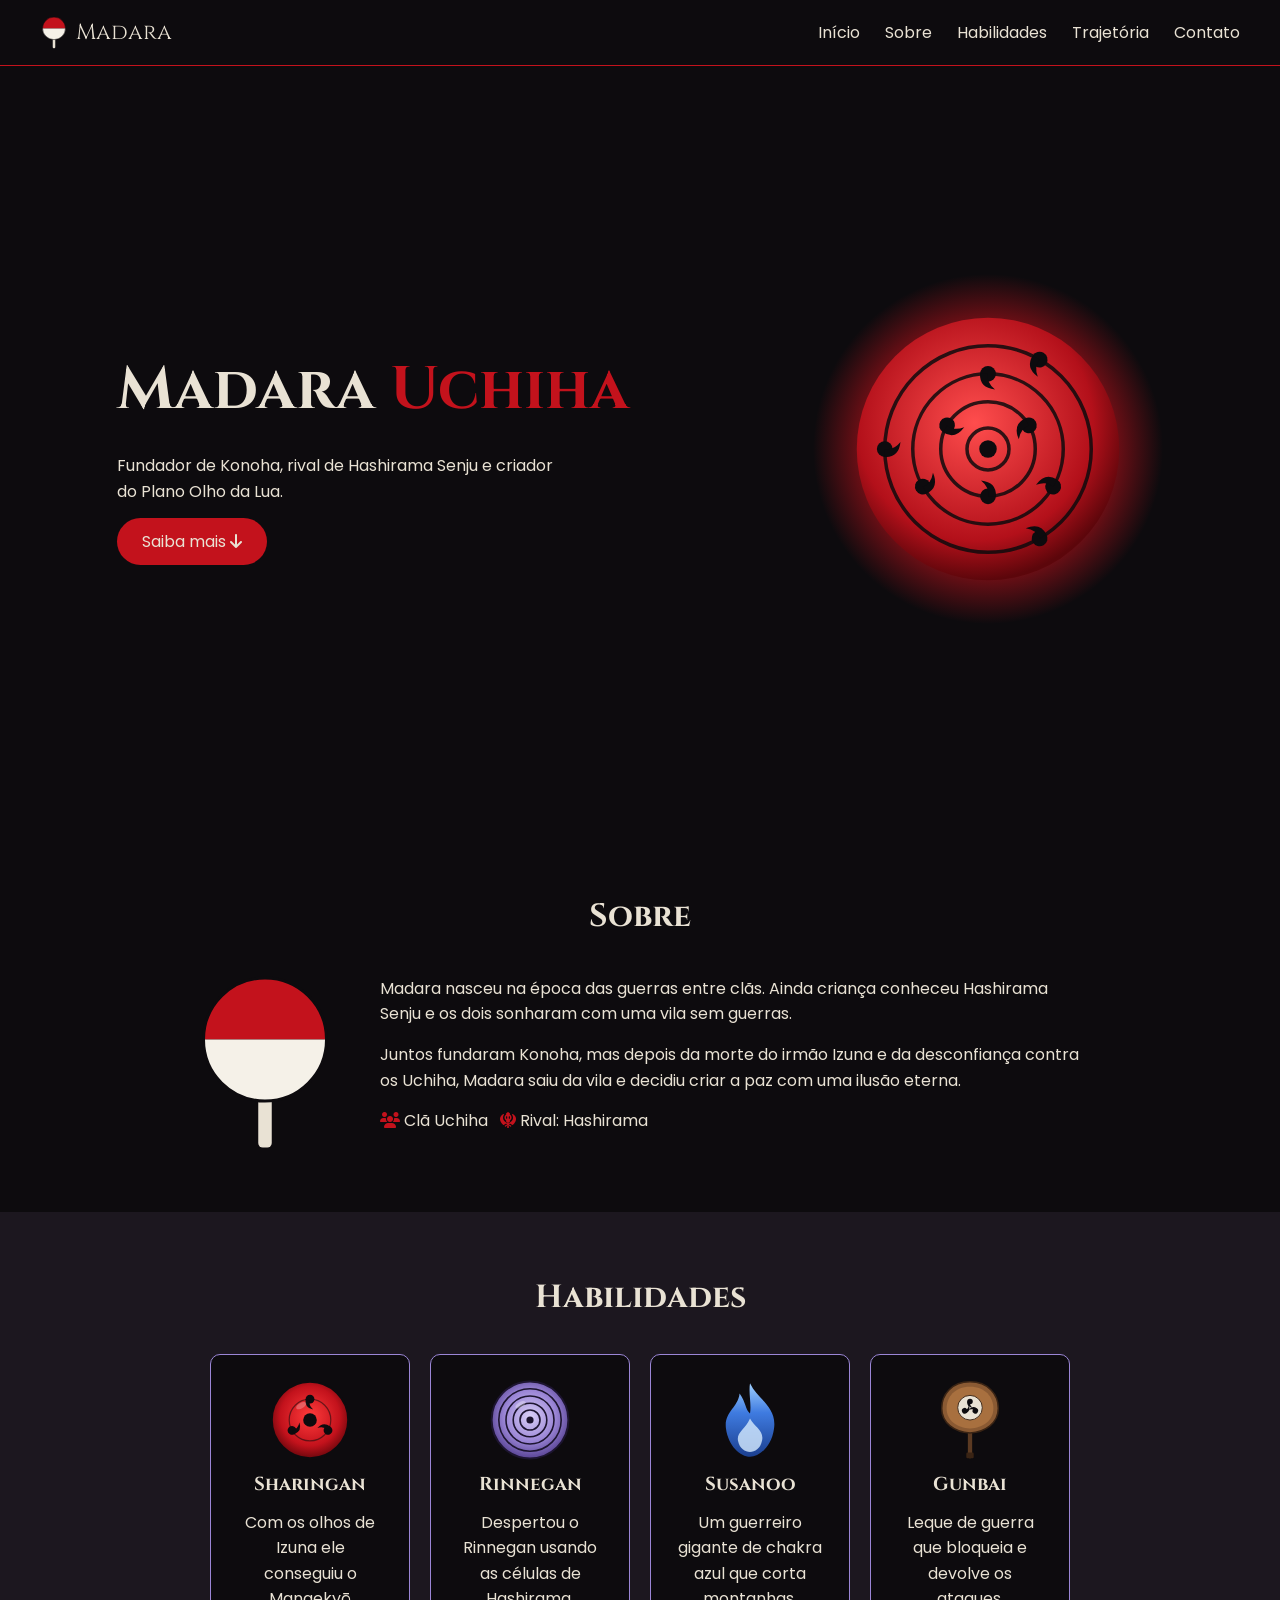
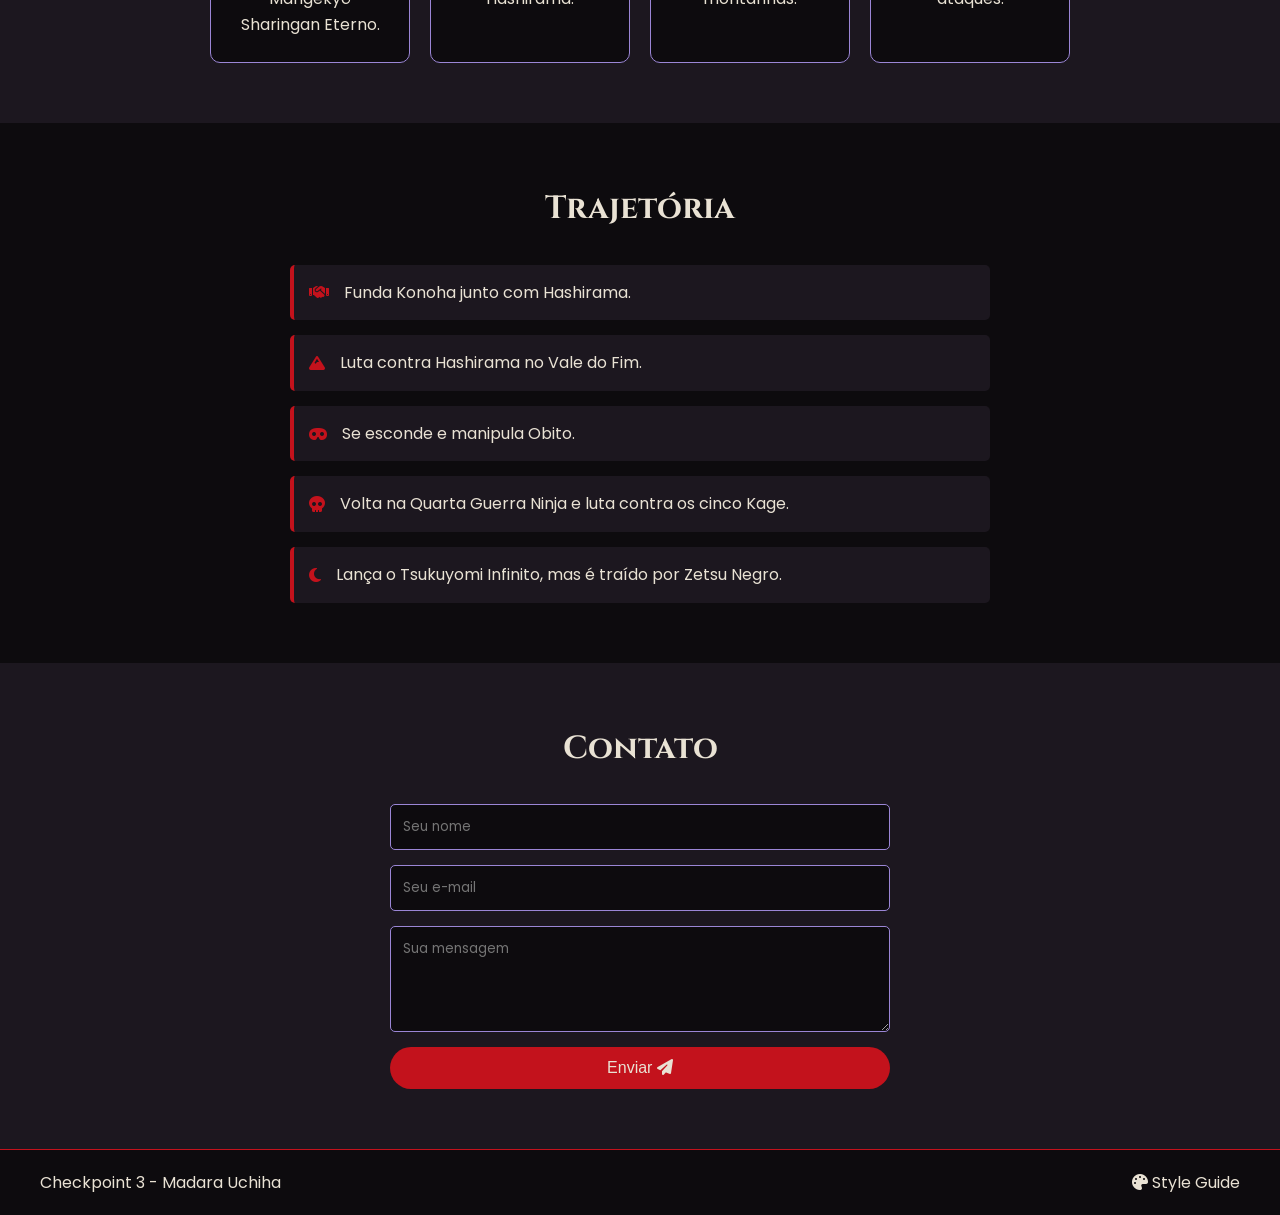
<file: Projeto/index.html>
<!DOCTYPE html>
<html lang="pt-BR">
<head>
  <meta charset="UTF-8">
  <meta name="viewport" content="width=device-width, initial-scale=1.0">
  <title>Madara Uchiha</title>
  <link href="https://fonts.googleapis.com/css2?family=Cinzel:wght@700&family=Poppins:wght@400;600&display=swap" rel="stylesheet">
  <link rel="stylesheet" href="https://cdnjs.cloudflare.com/ajax/libs/font-awesome/6.5.2/css/all.min.css">
  <link rel="stylesheet" href="css/style.css">
</head>
<body>

  <header>
    <nav class="menu">
      <a href="#inicio" class="logo"><img src="imagens/leque-uchiha.svg" alt="Brasão Uchiha"> Madara</a>
      <ul>
        <li><a href="#inicio">Início</a></li>
        <li><a href="#sobre">Sobre</a></li>
        <li><a href="#habilidades">Habilidades</a></li>
        <li><a href="#trajetoria">Trajetória</a></li>
        <li><a href="#contato">Contato</a></li>
      </ul>
    </nav>
  </header>

  <main>
    <section id="inicio" class="secao inicio">
      <div class="texto">
        <h1>Madara <span class="vermelho">Uchiha</span></h1>
        <p>Fundador de Konoha, rival de Hashirama Senju e criador do Plano Olho da Lua.</p>
        <a href="#sobre" class="botao">Saiba mais <i class="fa-solid fa-arrow-down"></i></a>
      </div>
      <img src="imagens/lua-tsukuyomi.svg" alt="Lua do Tsukuyomi Infinito" class="img-inicio">
    </section>

    <section id="sobre" class="secao">
      <h2>Sobre</h2>
      <div class="sobre">
        <img src="imagens/leque-uchiha.svg" alt="Brasão do clã Uchiha">
        <div>
          <p>Madara nasceu na época das guerras entre clãs. Ainda criança conheceu Hashirama Senju e os dois sonharam com uma vila sem guerras.</p>
          <p>Juntos fundaram Konoha, mas depois da morte do irmão Izuna e da desconfiança contra os Uchiha, Madara saiu da vila e decidiu criar a paz com uma ilusão eterna.</p>
          <p><i class="fa-solid fa-users"></i> Clã Uchiha &nbsp; <i class="fa-solid fa-khanda"></i> Rival: Hashirama</p>
        </div>
      </div>
    </section>

    <section id="habilidades" class="secao escura">
      <h2>Habilidades</h2>
      <div class="cards">
        <div class="card">
          <img src="imagens/sharingan.svg" alt="Sharingan">
          <h3>Sharingan</h3>
          <p>Com os olhos de Izuna ele conseguiu o Mangekyō Sharingan Eterno.</p>
        </div>
        <div class="card">
          <img src="imagens/rinnegan.svg" alt="Rinnegan">
          <h3>Rinnegan</h3>
          <p>Despertou o Rinnegan usando as células de Hashirama.</p>
        </div>
        <div class="card">
          <img src="imagens/susanoo.svg" alt="Susanoo">
          <h3>Susanoo</h3>
          <p>Um guerreiro gigante de chakra azul que corta montanhas.</p>
        </div>
        <div class="card">
          <img src="imagens/gunbai.svg" alt="Gunbai">
          <h3>Gunbai</h3>
          <p>Leque de guerra que bloqueia e devolve os ataques.</p>
        </div>
      </div>
    </section>

    <section id="trajetoria" class="secao">
      <h2>Trajetória</h2>
      <ul class="lista">
        <li><i class="fa-solid fa-handshake"></i> Funda Konoha junto com Hashirama.</li>
        <li><i class="fa-solid fa-mountain"></i> Luta contra Hashirama no Vale do Fim.</li>
        <li><i class="fa-solid fa-mask"></i> Se esconde e manipula Obito.</li>
        <li><i class="fa-solid fa-skull"></i> Volta na Quarta Guerra Ninja e luta contra os cinco Kage.</li>
        <li><i class="fa-solid fa-moon"></i> Lança o Tsukuyomi Infinito, mas é traído por Zetsu Negro.</li>
      </ul>
    </section>

    <section id="contato" class="secao escura">
      <h2>Contato</h2>
      <form class="formulario">
        <input type="text" placeholder="Seu nome">
        <input type="email" placeholder="Seu e-mail">
        <textarea rows="4" placeholder="Sua mensagem"></textarea>
        <button class="botao">Enviar <i class="fa-solid fa-paper-plane"></i></button>
      </form>
    </section>
  </main>

  <footer>
    <p>Checkpoint 3 - Madara Uchiha</p>
    <a href="styleguide.html"><i class="fa-solid fa-palette"></i> Style Guide</a>
  </footer>

</body>
</html>
</file>
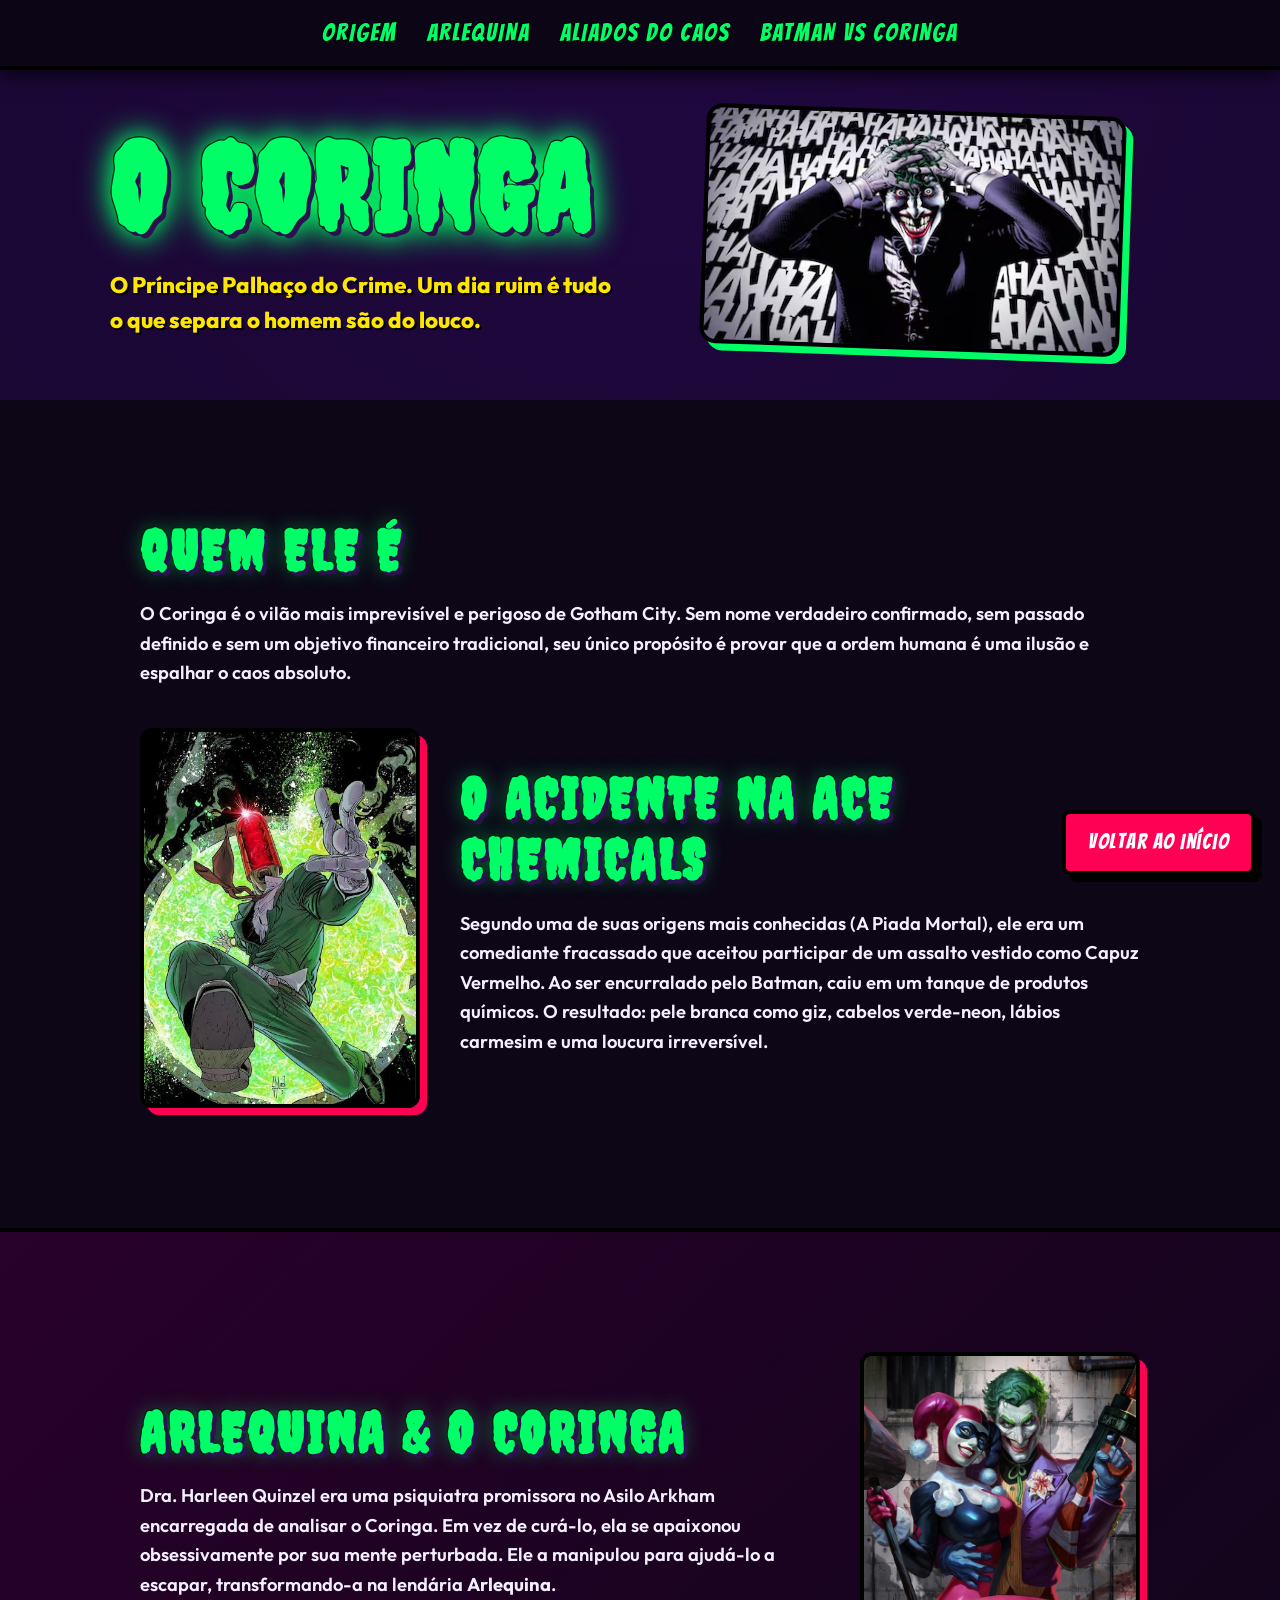
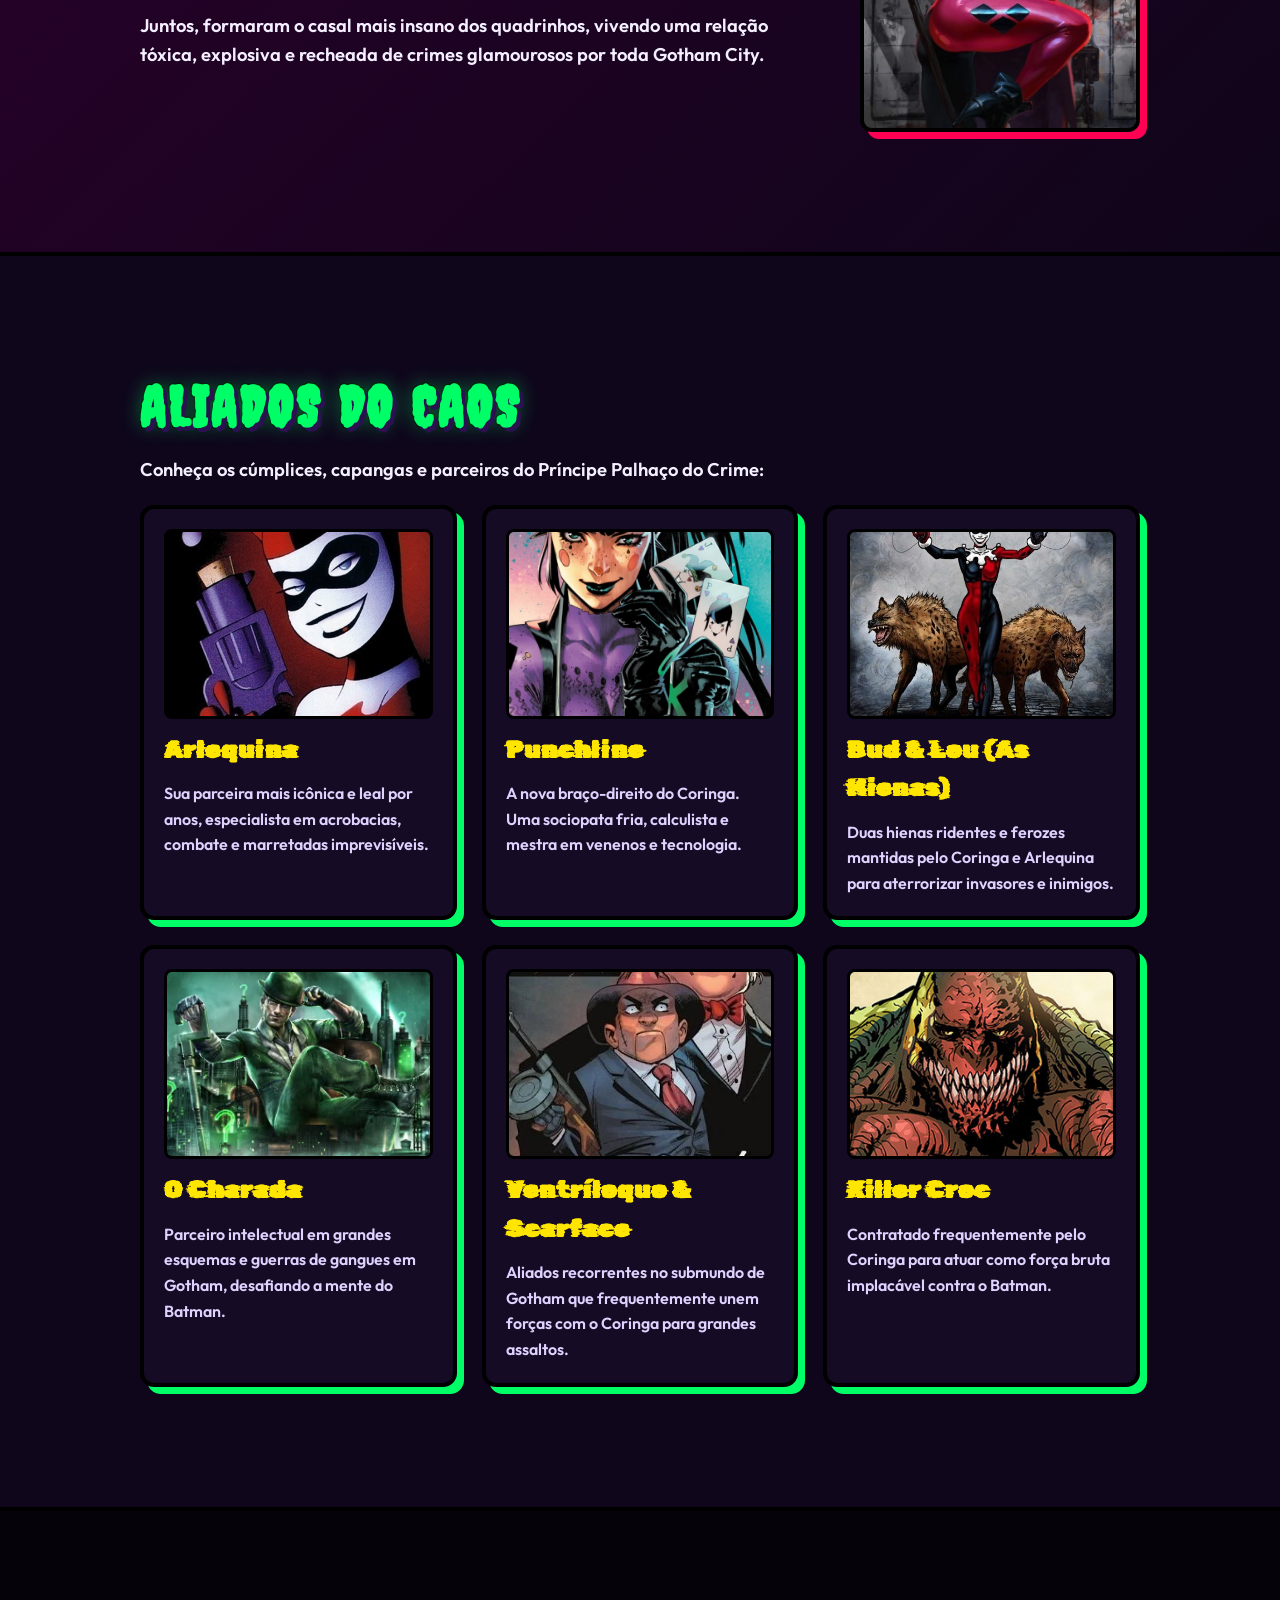
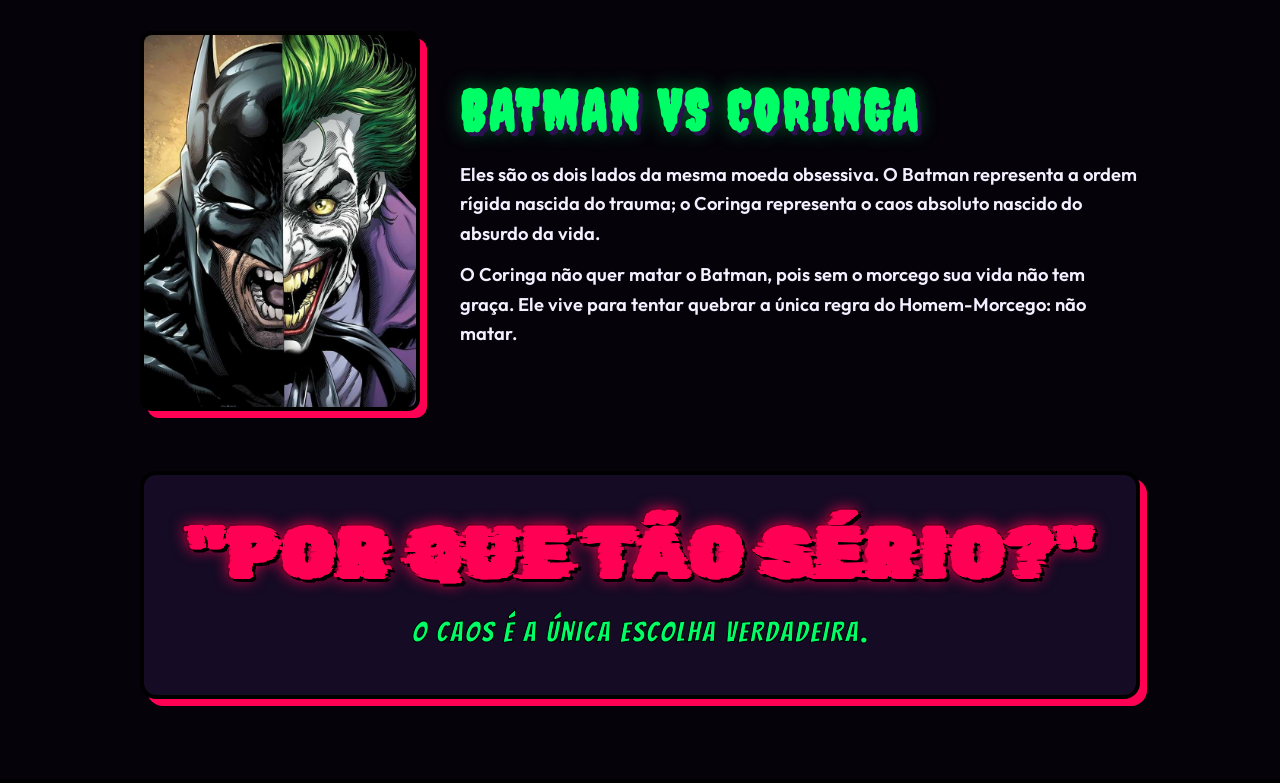
<file: coringa.html>
<!DOCTYPE html>
<html lang="pt-BR">
<head>
    <meta charset="UTF-8">
    <meta name="viewport" content="width=device-width, initial-scale=1.0">
    <title>O Coringa | Príncipe Palhaço do Crime</title>
    <link rel="preconnect" href="https://fonts.googleapis.com">
    <link rel="preconnect" href="https://fonts.gstatic.com" crossorigin>
    <link href="https://fonts.googleapis.com/css2?family=Creepster&family=Rubik+Glitch&family=Bangers&family=Outfit:wght@400;600;800;900&display=swap" rel="stylesheet">
    <link rel="stylesheet" href="https://cdnjs.cloudflare.com/ajax/libs/font-awesome/6.5.1/css/all.min.css">
    <link rel="stylesheet" href="./css/coringa.css">
</head>
<body>

    <nav class="menu-fixo">
        <div class="menu-conteudo">
            <a href="#origem">Origem</a>
            <a href="#arlequina">Arlequina</a>
            <a href="#aliados">Aliados do caos</a>
            <a href="#batman">Batman vs Coringa</a>
        </div>
    </nav>

    <a class="voltar" href="./index.html"> Voltar ao Início</a>

    <header class="hero" id="origem">
        <div class="hero-texto">
            <h1>O CORINGA</h1>
            <p class="sub">O Príncipe Palhaço do Crime. Um dia ruim é tudo o que separa o homem são do louco.</p>
        </div>
        <div class="hero-img-wrap">
            <img class="hero-img" src="./imagens/CoringaHeader.png" alt="O Coringa com sorriso insano" onerror="this.onerror=null; this.src='data:image/svg+xml;utf8,<svg xmlns=\'http://www.w3.org/2000/svg\' viewBox=\'0 0 500 500\'><rect width=\'100%\' height=\'100%\' fill=\'%23130722\'/><path d=\'M250,80 Q320,80 340,160 Q380,220 340,320 Q290,420 250,420 Q210,420 160,320 Q120,220 160,160 Q180,80 250,80 Z\' fill=\'%232b1150\' stroke=\'%2300ff66\' stroke-width=\'8\'/><path d=\'M150,220 Q250,280 350,220 Q250,380 150,220 Z\' fill=\'%23ff0055\' stroke=\'%23fff\' stroke-width=\'5\'/><circle cx=\'190\' cy=\'170\' r=\'20\' fill=\'%23ffe600\'/><circle cx=\'310\' cy=\'170\' r=\'20\' fill=\'%23ffe600\'/><circle cx=\'190\' cy=\'170\' r=\'8\' fill=\'%23000\'/><circle cx=\'310\' cy=\'170\' r=\'8\' fill=\'%23000\'/><text x=\'50%25\' y=\'460\' font-family=\'Bangers\' font-size=\'36\' fill=\'%2300ff66\' text-anchor=\'middle\'>HA! HA! HA!</text></svg>';">
        </div>
    </header>

    <main>
        <section class="faixa faixa-1">
            <div class="conteudo-faixa">
                <div class="bloco">
                    <h2>QUEM ELE É</h2>
                    <p>O Coringa é o vilão mais imprevisível e perigoso de Gotham City. Sem nome verdadeiro confirmado, sem passado definido e sem um objetivo financeiro tradicional, seu único propósito é provar que a ordem humana é uma ilusão e espalhar o caos absoluto.</p>
                </div>

                <div class="bloco duas">
                    <img src="./imagens/coringa-acidente.jpg" alt="Origem do Coringa" onerror="this.onerror=null; this.src='data:image/svg+xml;utf8,<svg xmlns=\'http://www.w3.org/2000/svg\' viewBox=\'0 0 400 400\'><rect width=\'100%\' height=\'100%\' fill=\'%231b0833\'/><circle cx=\'200\' cy=\'200\' r=\'140\' fill=\'%2300ff66\' opacity=\'0.2\'/><path d=\'M120,100 L280,100 L250,280 L150,280 Z\' fill=\'%23ff0055\' stroke=\'%23ffe600\' stroke-width=\'6\'/><text x=\'50%25\' y=\'210\' font-family=\'Bangers\' font-size=\'42\' fill=\'%23fff\' text-anchor=\'middle\'>ACE CHEMICALS</text></svg>';">
                    <div>
                        <h2>O ACIDENTE NA ACE CHEMICALS</h2>
                        <p>Segundo uma de suas origens mais conhecidas (A Piada Mortal), ele era um comediante fracassado que aceitou participar de um assalto vestido como Capuz Vermelho. Ao ser encurralado pelo Batman, caiu em um tanque de produtos químicos. O resultado: pele branca como giz, cabelos verde-neon, lábios carmesim e uma loucura irreversível.</p>
                    </div>
                </div>
            </div>
        </section>

        <section class="faixa faixa-2" id="arlequina">
            <div class="conteudo-faixa">
                <div class="bloco duas inversa">
                    <img src="./imagens/joker-alerquina.webp" alt="Arlequina e Coringa" onerror="this.onerror=null; this.src='data:image/svg+xml;utf8,<svg xmlns=\'http://www.w3.org/2000/svg\' viewBox=\'0 0 400 400\'><rect width=\'100%\' height=\'100%\' fill=\'%232b002b\'/><path d=\'M100,200 Q200,80 300,200 Q200,320 100,200 Z\' fill=\'%23ff0055\' stroke=\'%2300ff66\' stroke-width=\'6\'/><text x=\'50%25\' y=\'210\' font-family=\'Bangers\' font-size=\'38\' fill=\'%23ffe600\' text-anchor=\'middle\'>AMOR LOUCO</text></svg>';">
                    <div>
                        <h2>ARLEQUINA & O CORINGA</h2>
                        <p>Dra. Harleen Quinzel era uma psiquiatra promissora no Asilo Arkham encarregada de analisar o Coringa. Em vez de curá-lo, ela se apaixonou obsessivamente por sua mente perturbada. Ele a manipulou para ajudá-lo a escapar, transformando-a na lendária <b>Arlequina</b>.</p>
                        <p>Juntos, formaram o casal mais insano dos quadrinhos, vivendo uma relação tóxica, explosiva e recheada de crimes glamourosos por toda Gotham City.</p>
                    </div>
                </div>
            </div>
        </section>

        <section class="faixa faixa-3" id="aliados">
            <div class="conteudo-faixa">
                <div class="bloco">
                    <h2>ALIADOS DO CAOS</h2>
                    <p class="sub-secao">Conheça os cúmplices, capangas e parceiros do Príncipe Palhaço do Crime:</p>

                    <ul class="filhos">
                        <li>
                            <img src="./imagens/alerquina.jpg" alt="Arlequina" onerror="this.onerror=null; this.src='data:image/svg+xml;utf8,<svg xmlns=\'http://www.w3.org/2000/svg\' viewBox=\'0 0 300 220\'><rect width=\'100%\' height=\'100%\' fill=\'%23ff0055\'/><text x=\'50%25\' y=\'120\' font-family=\'Bangers\' font-size=\'32\' fill=\'%23fff\' text-anchor=\'middle\'>ARLEQUINA</text></svg>';">
                            <b>Arlequina</b>
                            <span>Sua parceira mais icônica e leal por anos, especialista em acrobacias, combate e marretadas imprevisíveis.</span>
                        </li>
                        <li>
                            <img src="./imagens/Punchline.webp" alt="Punchline" onerror="this.onerror=null; this.src='data:image/svg+xml;utf8,<svg xmlns=\'http://www.w3.org/2000/svg\' viewBox=\'0 0 300 220\'><rect width=\'100%\' height=\'100%\' fill=\'%238a2bff\'/><text x=\'50%25\' y=\'120\' font-family=\'Bangers\' font-size=\'32\' fill=\'%2300ff66\' text-anchor=\'middle\'>PUNCHLINE</text></svg>';">
                            <b>Punchline</b>
                            <span>A nova braço-direito do Coringa. Uma sociopata fria, calculista e mestra em venenos e tecnologia.</span>
                        </li>
                        <li>
                            <img src="./imagens/Bud&Lou.jpg" alt="Bud e Lou" onerror="this.onerror=null; this.src='data:image/svg+xml;utf8,<svg xmlns=\'http://www.w3.org/2000/svg\' viewBox=\'0 0 300 220\'><rect width=\'100%\' height=\'100%\' fill=\'%233a1805\'/><text x=\'50%25\' y=\'120\' font-family=\'Bangers\' font-size=\'28\' fill=\'%23ffe600\' text-anchor=\'middle\'>BUD & LOU</text></svg>';">
                            <b>Bud & Lou (As Hienas)</b>
                            <span>Duas hienas ridentes e ferozes mantidas pelo Coringa e Arlequina para aterrorizar invasores e inimigos.</span>
                        </li>
                        <li>
                            <img src="./imagens/charada.avif" alt="O Charada" onerror="this.onerror=null; this.src='data:image/svg+xml;utf8,<svg xmlns=\'http://www.w3.org/2000/svg\' viewBox=\'0 0 300 220\'><rect width=\'100%\' height=\'100%\' fill=\'%23003311\'/><text x=\'50%25\' y=\'120\' font-family=\'Bangers\' font-size=\'28\' fill=\'%2300ff66\' text-anchor=\'middle\'>CHARADA</text></svg>';">
                            <b>O Charada</b>
                            <span>Parceiro intelectual em grandes esquemas e guerras de gangues em Gotham, desafiando a mente do Batman.</span>
                        </li>
                        <li>
                            <img src="./imagens/Ventríloquo&Scarface.webp" alt="Ventríloquo & Scarface" onerror="this.onerror=null; this.src='data:image/svg+xml;utf8,<svg xmlns=\'http://www.w3.org/2000/svg\' viewBox=\'0 0 300 220\'><rect width=\'100%\' height=\'100%\' fill=\'%232b1150\'/><text x=\'50%25\' y=\'120\' font-family=\'Bangers\' font-size=\'28\' fill=\'%2300ff66\' text-anchor=\'middle\'>SCARFACE</text></svg>';">
                            <b>Ventríloquo & Scarface</b>
                            <span>Aliados recorrentes no submundo de Gotham que frequentemente unem forças com o Coringa para grandes assaltos.</span>
                        </li>
                        <li>
                            <img src="./imagens/KillerCroc.avif" alt="Killer Croc" onerror="this.onerror=null; this.src='data:image/svg+xml;utf8,<svg xmlns=\'http://www.w3.org/2000/svg\' viewBox=\'0 0 300 220\'><rect width=\'100%\' height=\'100%\' fill=\'%23008837\'/><text x=\'50%25\' y=\'120\' font-family=\'Bangers\' font-size=\'28\' fill=\'%23ffe600\' text-anchor=\'middle\'>KILLER CROC</text></svg>';">
                            <b>Killer Croc</b>
                            <span>Contratado frequentemente pelo Coringa para atuar como força bruta implacável contra o Batman.</span>
                        </li>
                    </ul>
                </div>
            </div>
        </section>

        <section class="faixa faixa-4" id="batman">
            <div class="conteudo-faixa">
                <div class="bloco duas">
                    <img src="./imagens/coringa-batman.jpg" alt="Batman vs Coringa" onerror="this.onerror=null; this.src='data:image/svg+xml;utf8,<svg xmlns=\'http://www.w3.org/2000/svg\' viewBox=\'0 0 400 400\'><rect width=\'100%\' height=\'100%\' fill=\'%2305020a\'/><circle cx=\'200\' cy=\'200\' r=\'120\' fill=\'%23ffe600\' opacity=\'0.3\'/><text x=\'50%25\' y=\'210\' font-family=\'Bangers\' font-size=\'36\' fill=\'%2300ff66\' text-anchor=\'middle\'>DUAS FACES DA MOEDA</text></svg>';">
                    <div>
                        <h2>BATMAN VS CORINGA</h2>
                        <p>Eles são os dois lados da mesma moeda obsessiva. O Batman representa a ordem rígida nascida do trauma; o Coringa representa o caos absoluto nascido do absurdo da vida.</p>
                        <p>O Coringa não quer matar o Batman, pois sem o morcego sua vida não tem graça. Ele vive para tentar quebrar a única regra do Homem-Morcego: não matar.</p>
                    </div>
                </div>

                <div class="final">
                    <h2>"POR QUE TÃO SÉRIO?"</h2>
                    <p class="aviso">O CAOS É A ÚNICA ESCOLHA VERDADEIRA.</p>
                </div>
            </div>
        </section>
    </main>

</body>
</html>
</file>
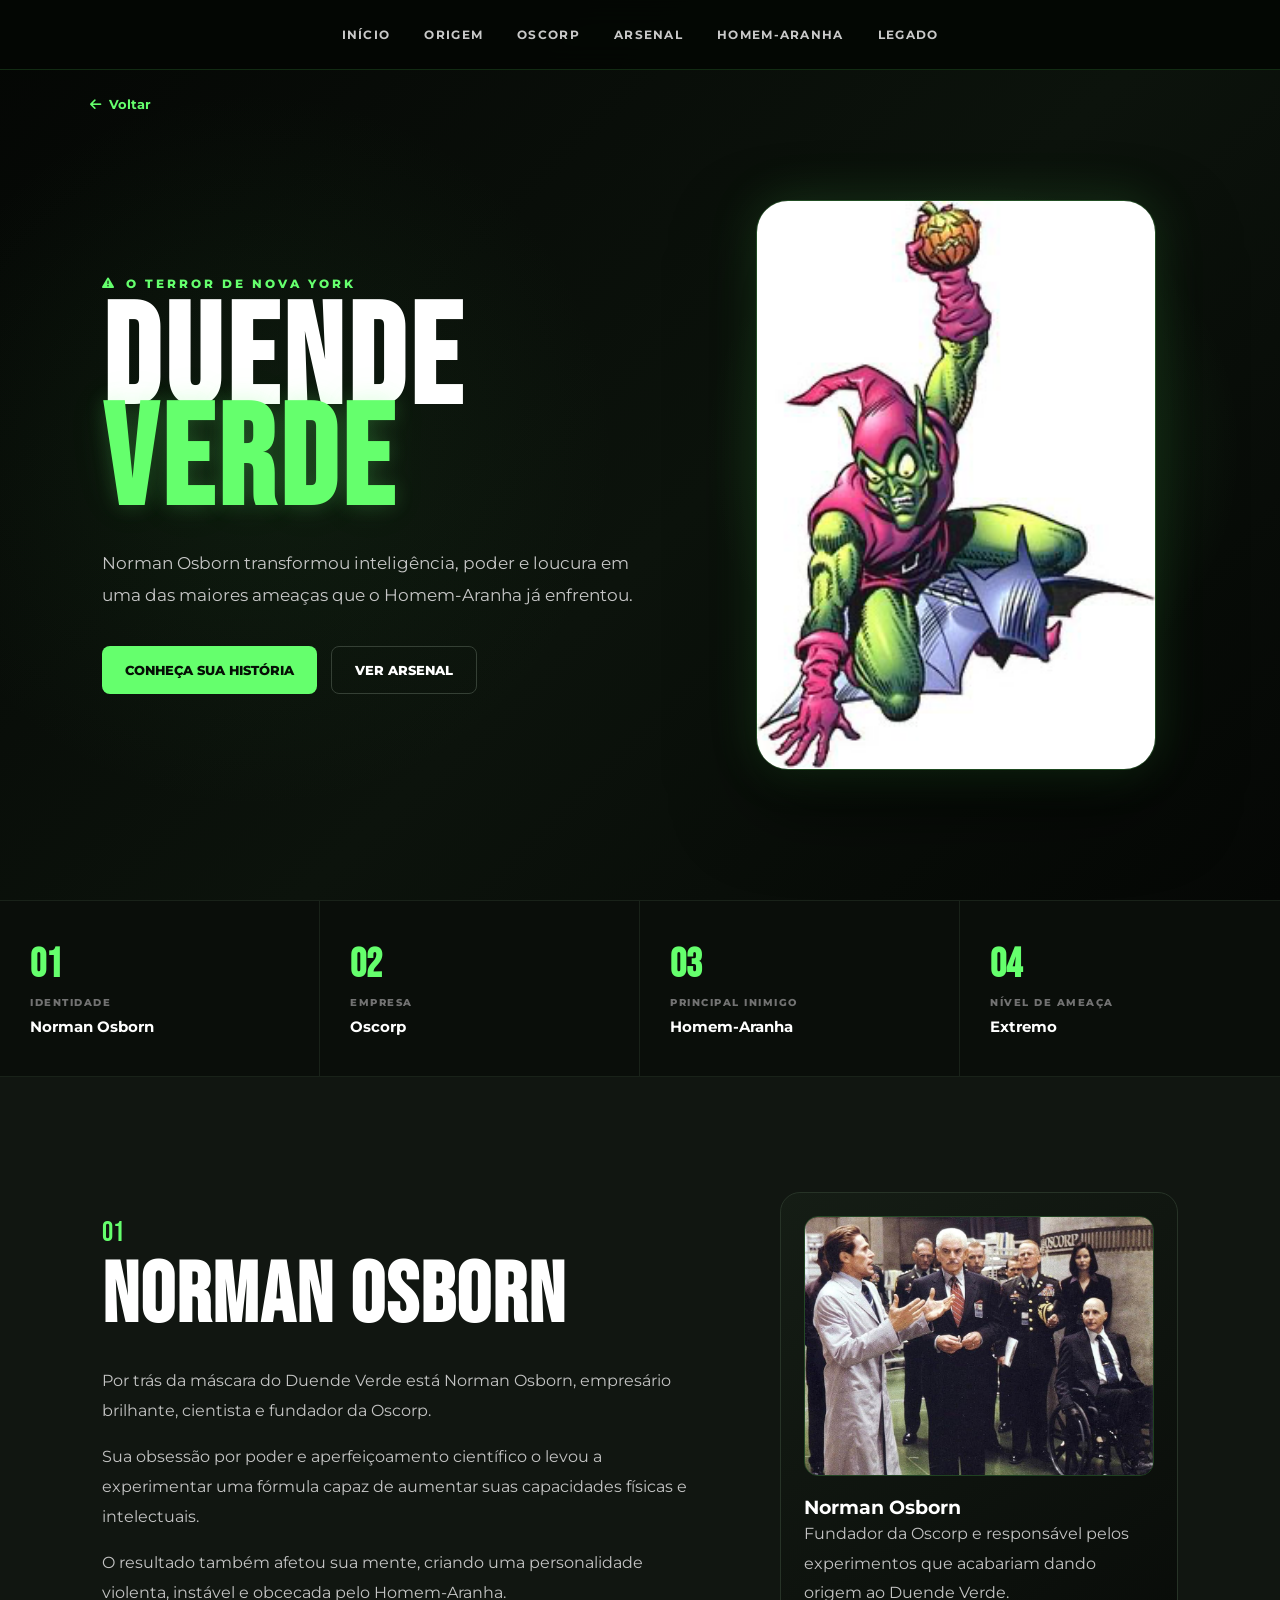
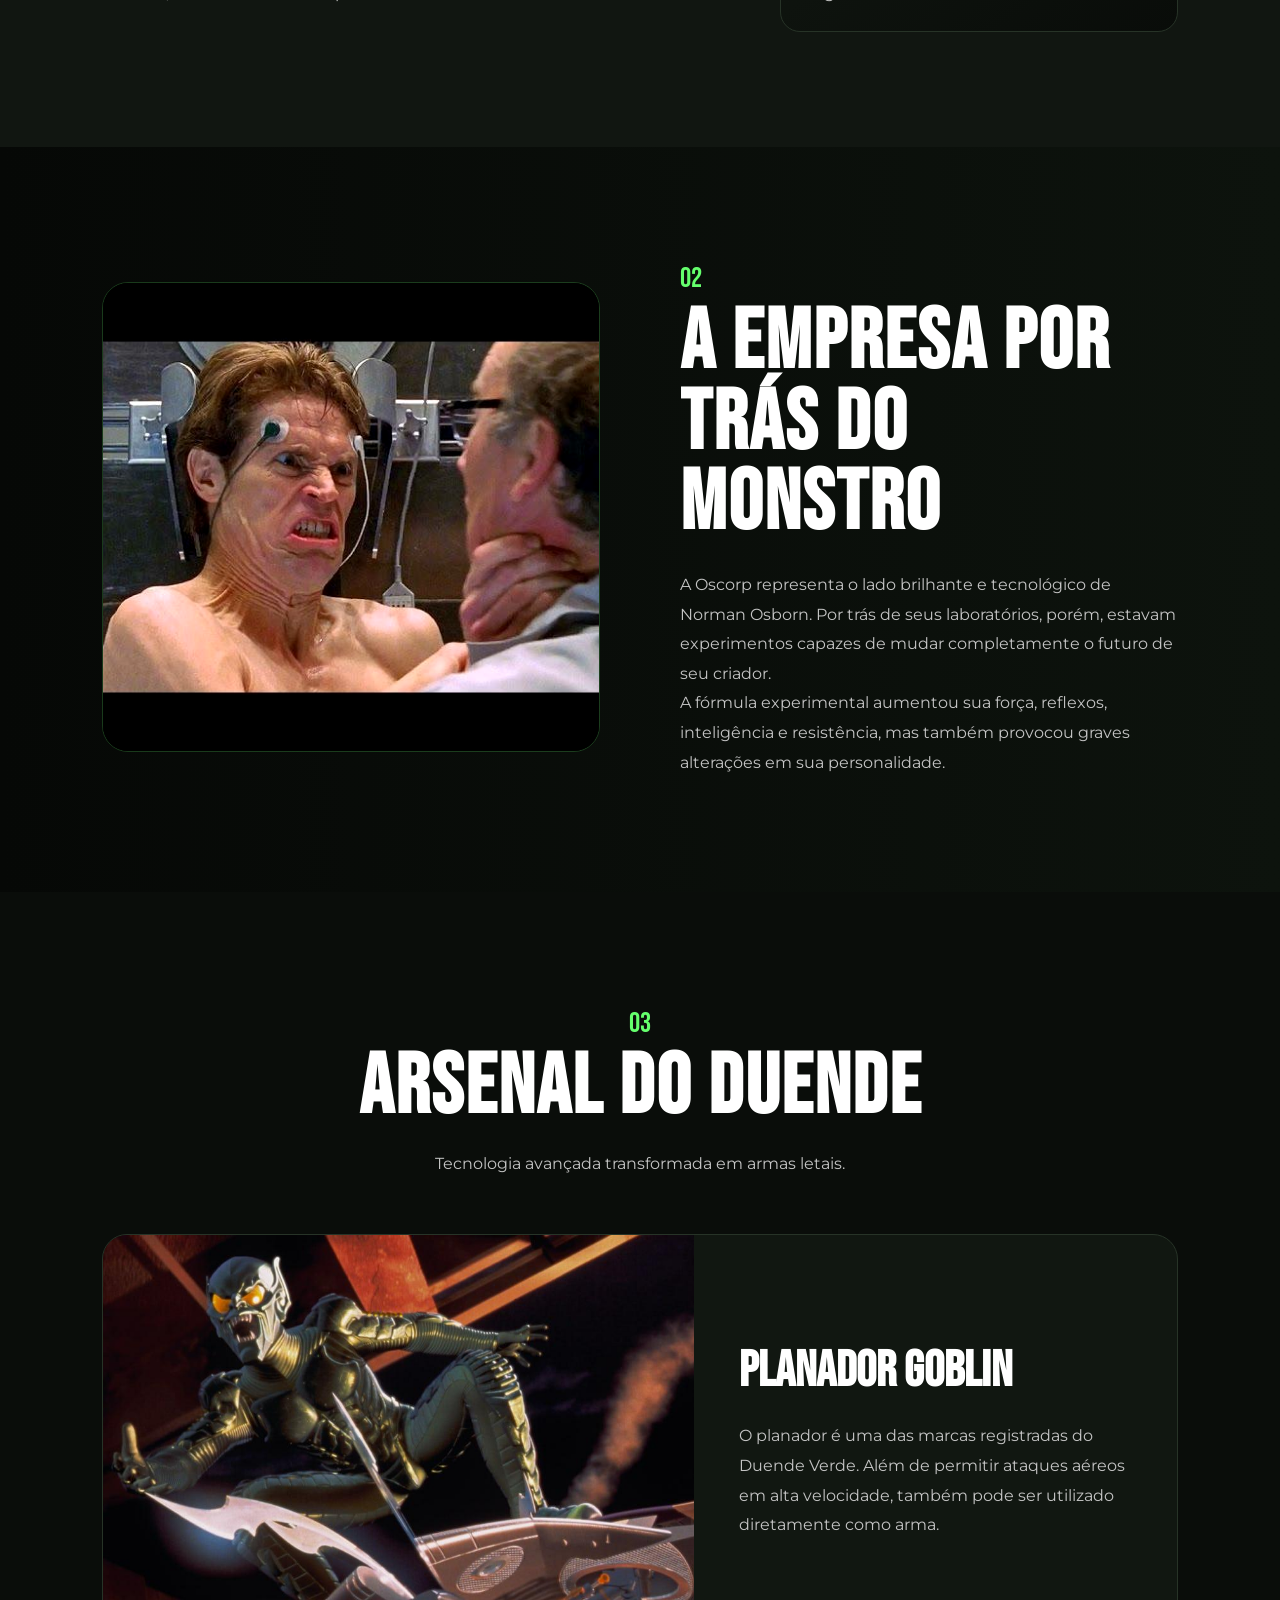
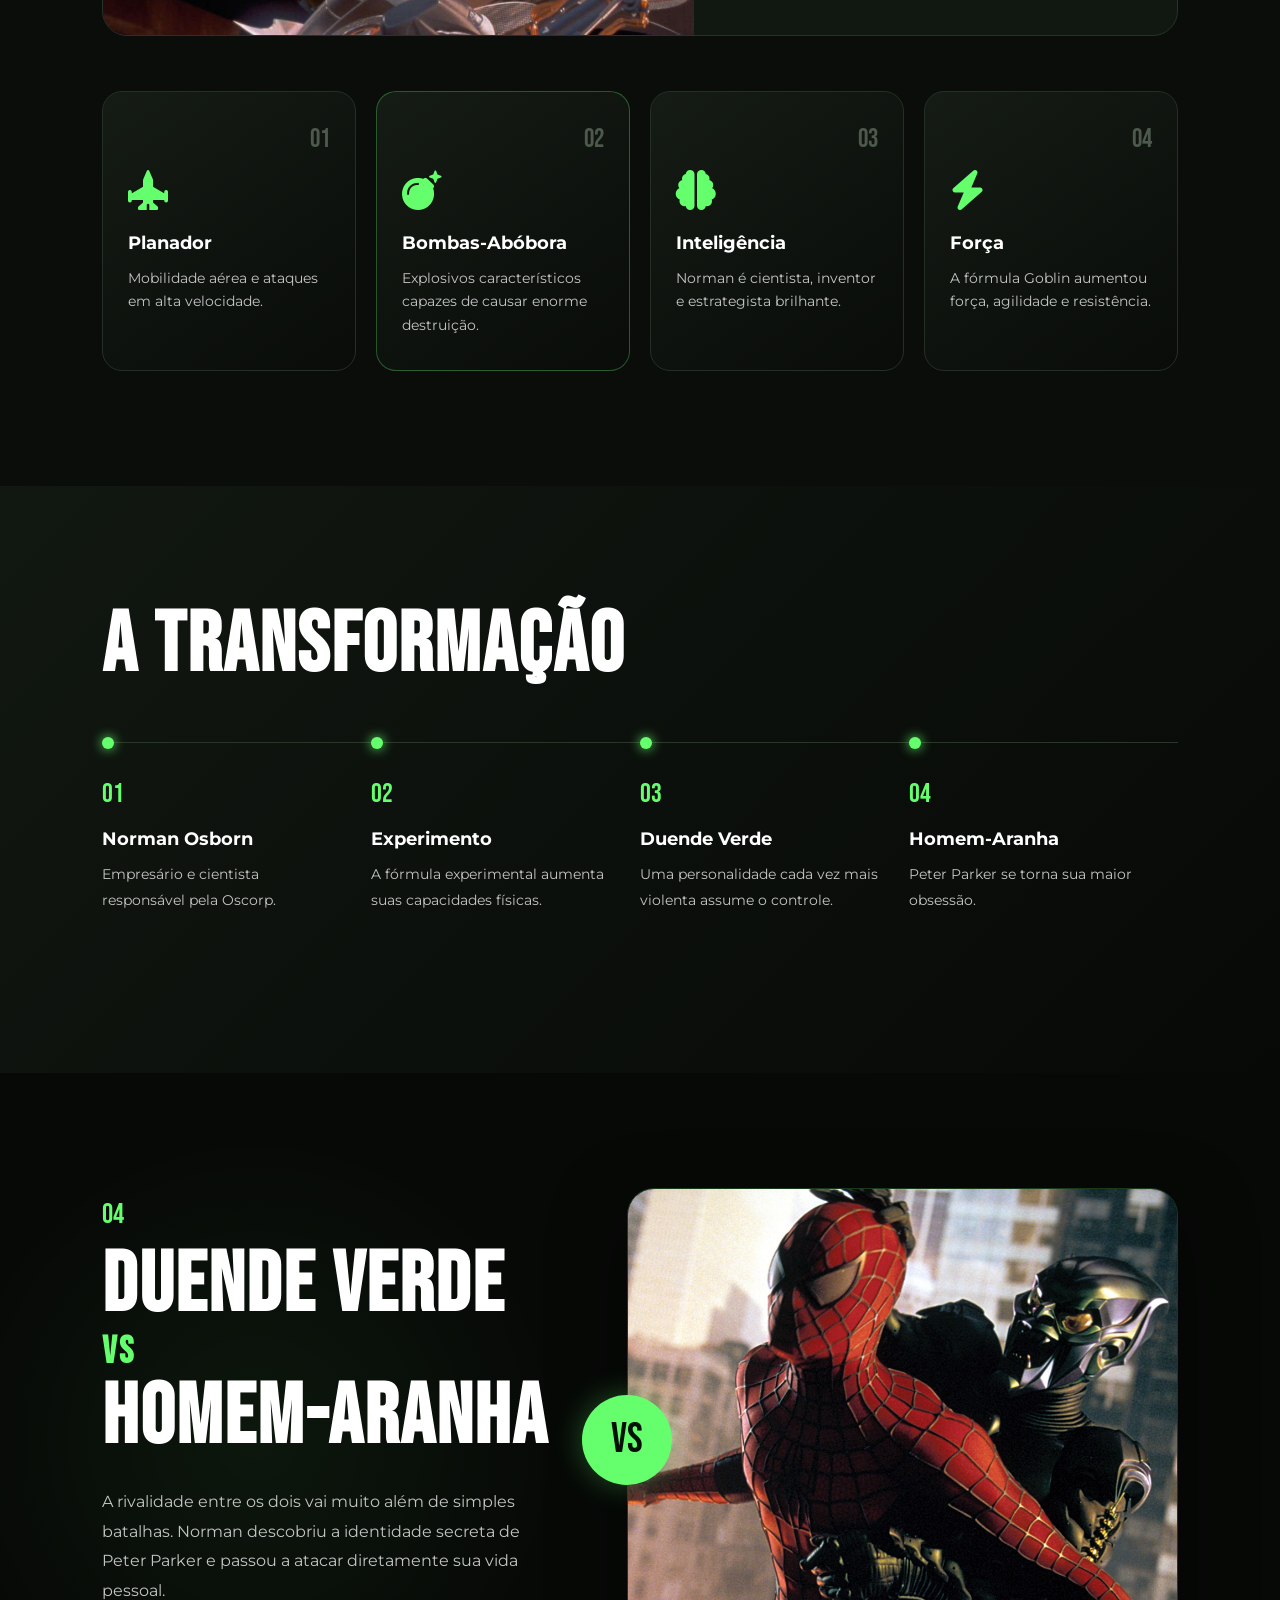
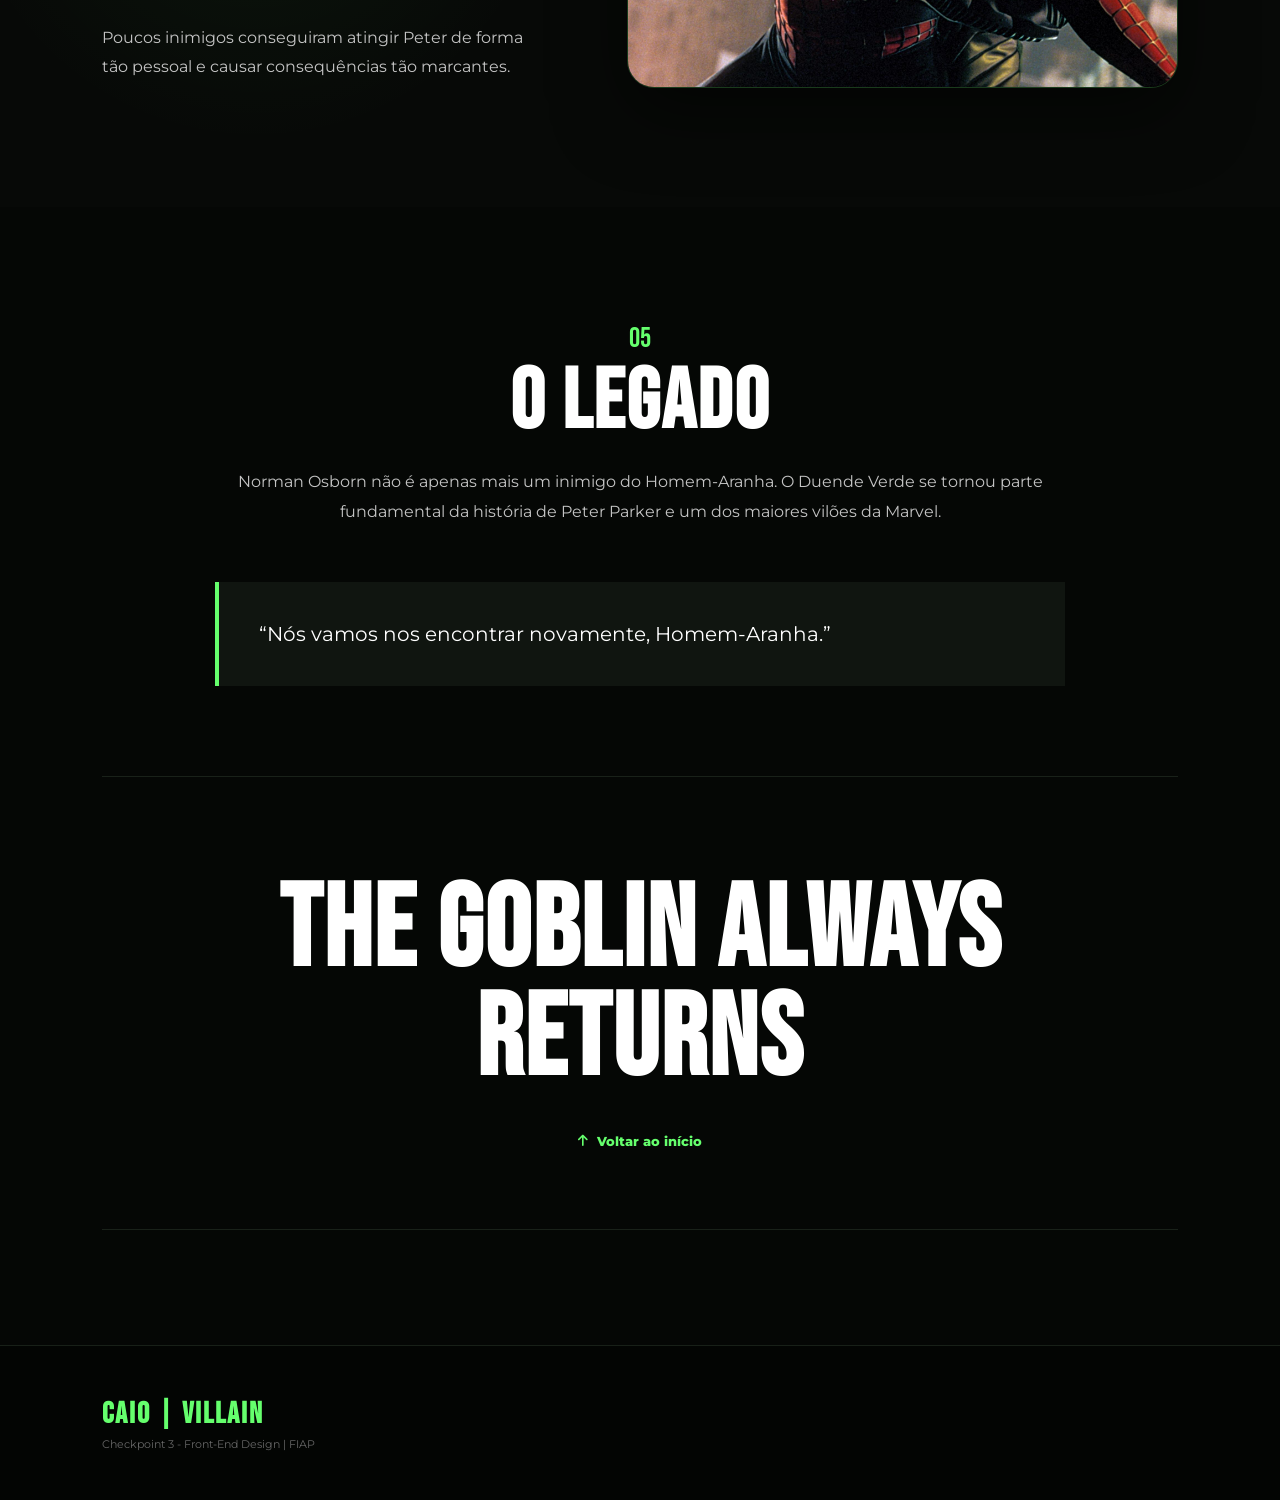
<file: duende-verde.html>
<!DOCTYPE html>
<html lang="pt-BR">

<head>
    <meta charset="UTF-8">
    <meta name="viewport" content="width=device-width, initial-scale=1.0">

    <title>Duende Verde | Villain</title>

    <link rel="preconnect" href="https://fonts.googleapis.com">
    <link rel="preconnect" href="https://fonts.gstatic.com" crossorigin>

    <link href="https://fonts.googleapis.com/css2?family=Bebas+Neue&family=Montserrat:wght@400;500;600;700;800&display=swap"
        rel="stylesheet">

    <link rel="stylesheet"
        href="https://cdnjs.cloudflare.com/ajax/libs/font-awesome/6.5.1/css/all.min.css">

    <link rel="stylesheet" href="./css/duende-verde.css">
</head>

<body>

    <nav class="menu-duende">
        <a href="#inicio">Início</a>
        <a href="#origem">Origem</a>
        <a href="#oscorp">Oscorp</a>
        <a href="#arsenal">Arsenal</a>
        <a href="#rivalidade">Homem-Aranha</a>
        <a href="#legado">Legado</a>
    </nav>

    <a class="voltar" href="./index.html">
        <i class="fa-solid fa-arrow-left"></i>
        Voltar
    </a>

    <main>

        <section id="inicio" class="hero-duende">

            <div class="duende-conteudo">

                <div class="duende-texto">

                    <span class="subtitulo">
                        <i class="fa-solid fa-triangle-exclamation"></i>
                        O terror de Nova York
                    </span>

                    <h1>
                        DUENDE
                        <span>VERDE</span>
                    </h1>

                    <p>
                        Norman Osborn transformou inteligência, poder e loucura em uma
                        das maiores ameaças que o Homem-Aranha já enfrentou.
                    </p>

                    <div class="hero-botoes">

                        <a href="#origem" class="botao-principal">
                            Conheça sua história
                        </a>

                        <a href="#arsenal" class="botao-secundario">
                            Ver arsenal
                        </a>

                    </div>

                </div>

                <div class="duende-imagem">
                    <img src="./imagens/duende-verde.png" alt="Duende Verde">
                </div>

            </div>

        </section>


        <section class="estatisticas">

            <div>
                <strong>01</strong>
                <span>Identidade</span>
                <p>Norman Osborn</p>
            </div>

            <div>
                <strong>02</strong>
                <span>Empresa</span>
                <p>Oscorp</p>
            </div>

            <div>
                <strong>03</strong>
                <span>Principal inimigo</span>
                <p>Homem-Aranha</p>
            </div>

            <div>
                <strong>04</strong>
                <span>Nível de ameaça</span>
                <p>Extremo</p>
            </div>

        </section>


        <section id="origem" class="secao origem">

            <div class="origem-grid">

                <div class="origem-texto">

                    <span class="numero">01</span>

                    <h2>Norman Osborn</h2>

                    <p>
                        Por trás da máscara do Duende Verde está Norman Osborn,
                        empresário brilhante, cientista e fundador da Oscorp.
                    </p>

                    <p>
                        Sua obsessão por poder e aperfeiçoamento científico o levou
                        a experimentar uma fórmula capaz de aumentar suas capacidades
                        físicas e intelectuais.
                    </p>

                    <p>
                        O resultado também afetou sua mente, criando uma personalidade
                        violenta, instável e obcecada pelo Homem-Aranha.
                    </p>

                </div>

                <div class="arquivo-osborn">

                    <img src="./imagens/norman-osborn.jpg" alt="Norman Osborn">

                    <h3>Norman Osborn</h3>

                    <p>
                        Fundador da Oscorp e responsável pelos experimentos que
                        acabariam dando origem ao Duende Verde.
                    </p>

                </div>

            </div>

        </section>


        <section id="oscorp" class="secao oscorp">

            <div class="oscorp-grid">

                <div class="imagem-transformacao">

                    <img src="./imagens/norman-transformacao.jpg"
                        alt="Norman Osborn durante experimento">

                </div>

                <div class="oscorp-texto">

                    <span class="numero">02</span>

                    <h2>A empresa por trás do monstro</h2>

                    <p>
                        A Oscorp representa o lado brilhante e tecnológico de Norman
                        Osborn. Por trás de seus laboratórios, porém, estavam experimentos
                        capazes de mudar completamente o futuro de seu criador.
                    </p>

                    <p>
                        A fórmula experimental aumentou sua força, reflexos,
                        inteligência e resistência, mas também provocou graves
                        alterações em sua personalidade.
                    </p>

                </div>

            </div>

        </section>


        <section id="arsenal" class="secao arsenal">

            <span class="numero">03</span>

            <h2>Arsenal do Duende</h2>

            <p class="descricao-secao">
                Tecnologia avançada transformada em armas letais.
            </p>

            <div class="arsenal-destaque">

                <img src="./imagens/duende-planador.jpg"
                    alt="Duende Verde usando seu planador">

                <div class="arsenal-destaque-texto">

                    <h3>Planador Goblin</h3>

                    <p>
                        O planador é uma das marcas registradas do Duende Verde.
                        Além de permitir ataques aéreos em alta velocidade, também pode
                        ser utilizado diretamente como arma.
                    </p>

                </div>

            </div>

            <div class="cards-arsenal">

                <div class="card-arsenal">

                    <span>01</span>

                    <i class="fa-solid fa-jet-fighter-up"></i>

                    <h3>Planador</h3>

                    <p>
                        Mobilidade aérea e ataques em alta velocidade.
                    </p>

                </div>

                <div class="card-arsenal destaque-card">

                    <span>02</span>

                    <i class="fa-solid fa-bomb"></i>

                    <h3>Bombas-Abóbora</h3>

                    <p>
                        Explosivos característicos capazes de causar enorme destruição.
                    </p>

                </div>

                <div class="card-arsenal">

                    <span>03</span>

                    <i class="fa-solid fa-brain"></i>

                    <h3>Inteligência</h3>

                    <p>
                        Norman é cientista, inventor e estrategista brilhante.
                    </p>

                </div>

                <div class="card-arsenal">

                    <span>04</span>

                    <i class="fa-solid fa-bolt"></i>

                    <h3>Força</h3>

                    <p>
                        A fórmula Goblin aumentou força, agilidade e resistência.
                    </p>

                </div>

            </div>

        </section>


        <section class="timeline">

            <div class="timeline-cabecalho">

                <h2>A transformação</h2>

            </div>

            <div class="timeline-itens">

                <div class="timeline-item">

                    <span>01</span>

                    <h3>Norman Osborn</h3>

                    <p>
                        Empresário e cientista responsável pela Oscorp.
                    </p>

                </div>

                <div class="timeline-item">

                    <span>02</span>

                    <h3>Experimento</h3>

                    <p>
                        A fórmula experimental aumenta suas capacidades físicas.
                    </p>

                </div>

                <div class="timeline-item">

                    <span>03</span>

                    <h3>Duende Verde</h3>

                    <p>
                        Uma personalidade cada vez mais violenta assume o controle.
                    </p>

                </div>

                <div class="timeline-item">

                    <span>04</span>

                    <h3>Homem-Aranha</h3>

                    <p>
                        Peter Parker se torna sua maior obsessão.
                    </p>

                </div>

            </div>

        </section>


        <section id="rivalidade" class="secao rivalidade">

            <div class="rivalidade-grid">

                <div class="texto-rivalidade">

                    <span class="numero">04</span>

                    <h2>
                        Duende Verde
                        <small>VS</small>
                        Homem-Aranha
                    </h2>

                    <p>
                        A rivalidade entre os dois vai muito além de simples batalhas.
                        Norman descobriu a identidade secreta de Peter Parker e passou
                        a atacar diretamente sua vida pessoal.
                    </p>

                    <p>
                        Poucos inimigos conseguiram atingir Peter de forma tão pessoal
                        e causar consequências tão marcantes.
                    </p>

                </div>

                <div class="imagem-rivalidade">

                    <img src="./imagens/duende-vs-aranha.jpg"
                        alt="Duende Verde enfrentando Homem-Aranha">

                    <div class="vs">
                        VS
                    </div>

                </div>

            </div>

        </section>


        <section id="legado" class="secao legado">

            <span class="numero">05</span>

            <h2>O Legado</h2>

            <p>
                Norman Osborn não é apenas mais um inimigo do Homem-Aranha.
                O Duende Verde se tornou parte fundamental da história de Peter Parker
                e um dos maiores vilões da Marvel.
            </p>

            <blockquote>
                “Nós vamos nos encontrar novamente, Homem-Aranha.”
            </blockquote>

            <div class="final-duende">

                <h2>THE GOBLIN ALWAYS RETURNS</h2>

                <a href="#inicio" class="botao-topo">

                    <i class="fa-solid fa-arrow-up"></i>

                    Voltar ao início

                </a>

            </div>

        </section>

    </main>


    <footer>

        <div>
            <h3>Caio | Villain</h3>
            <p>Checkpoint 3 - Front-End Design | FIAP</p>
        </div>

    </footer>

</body>

</html>
</file>
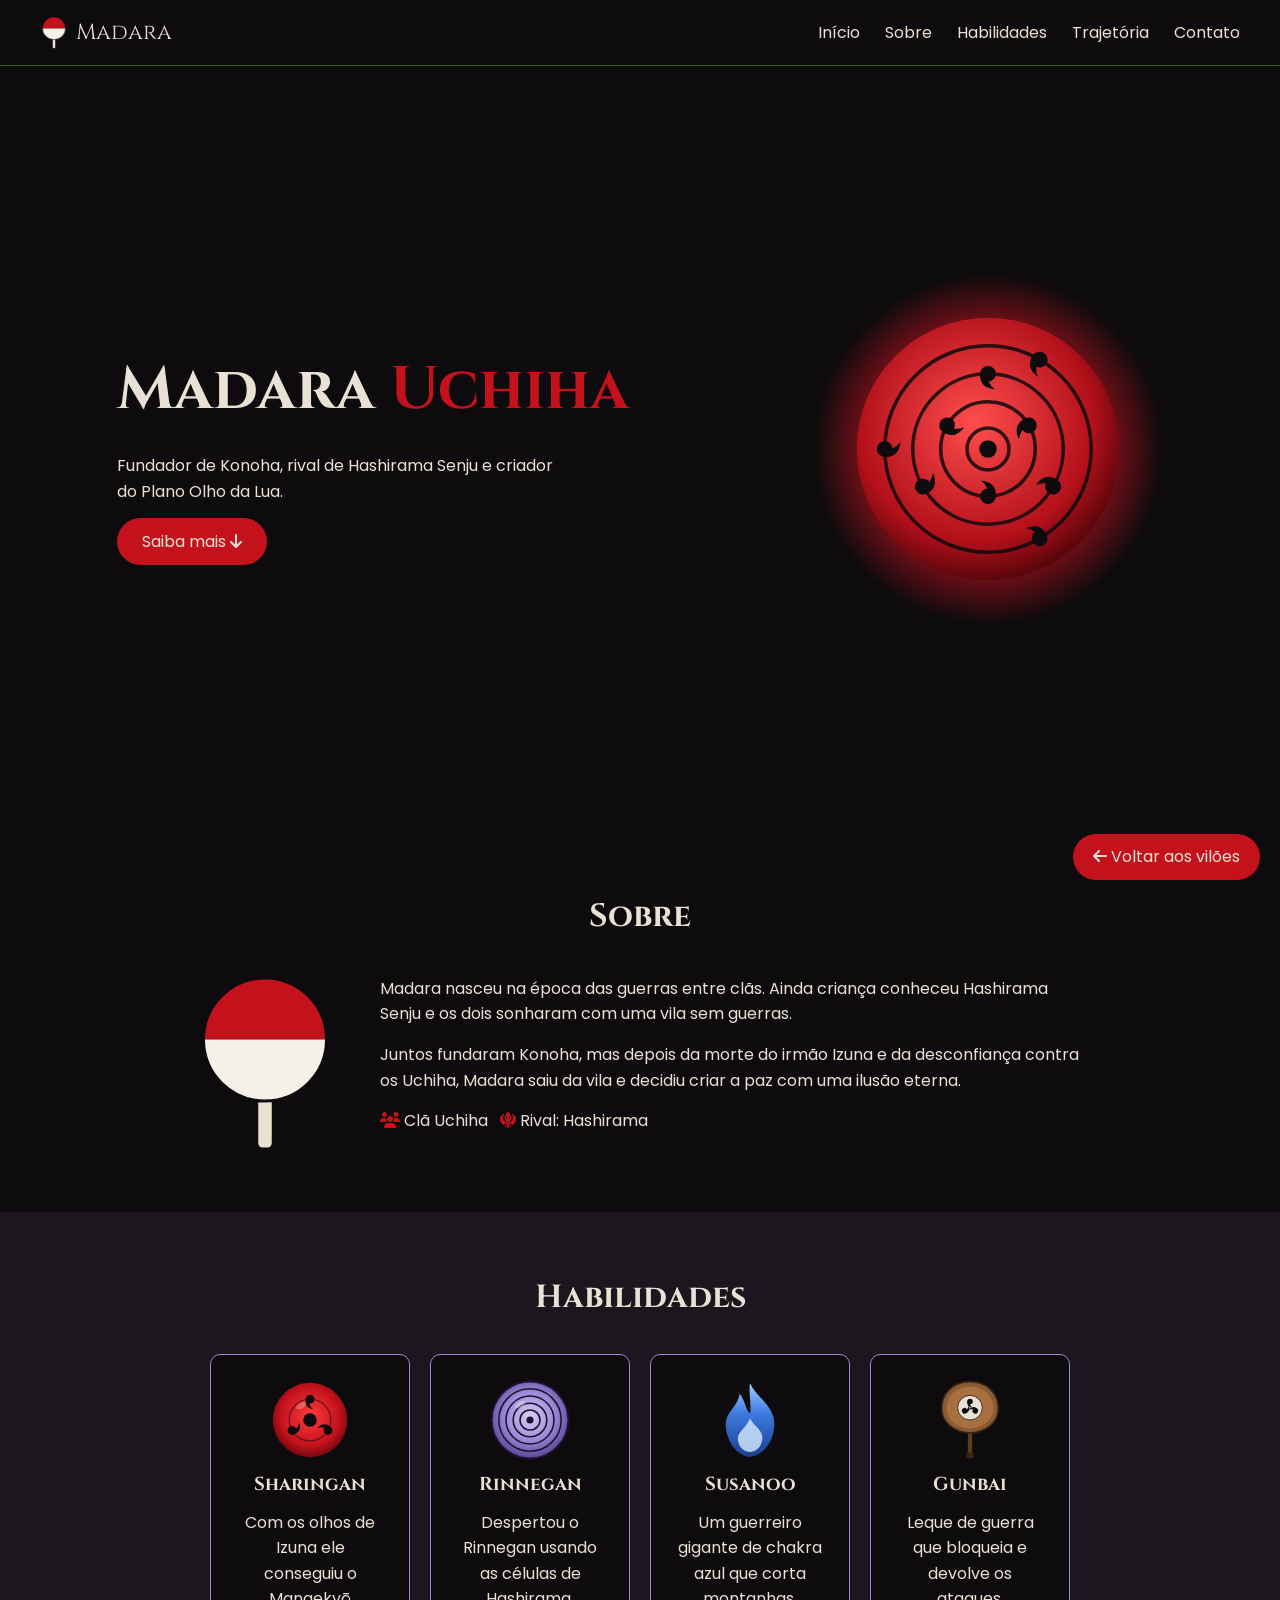
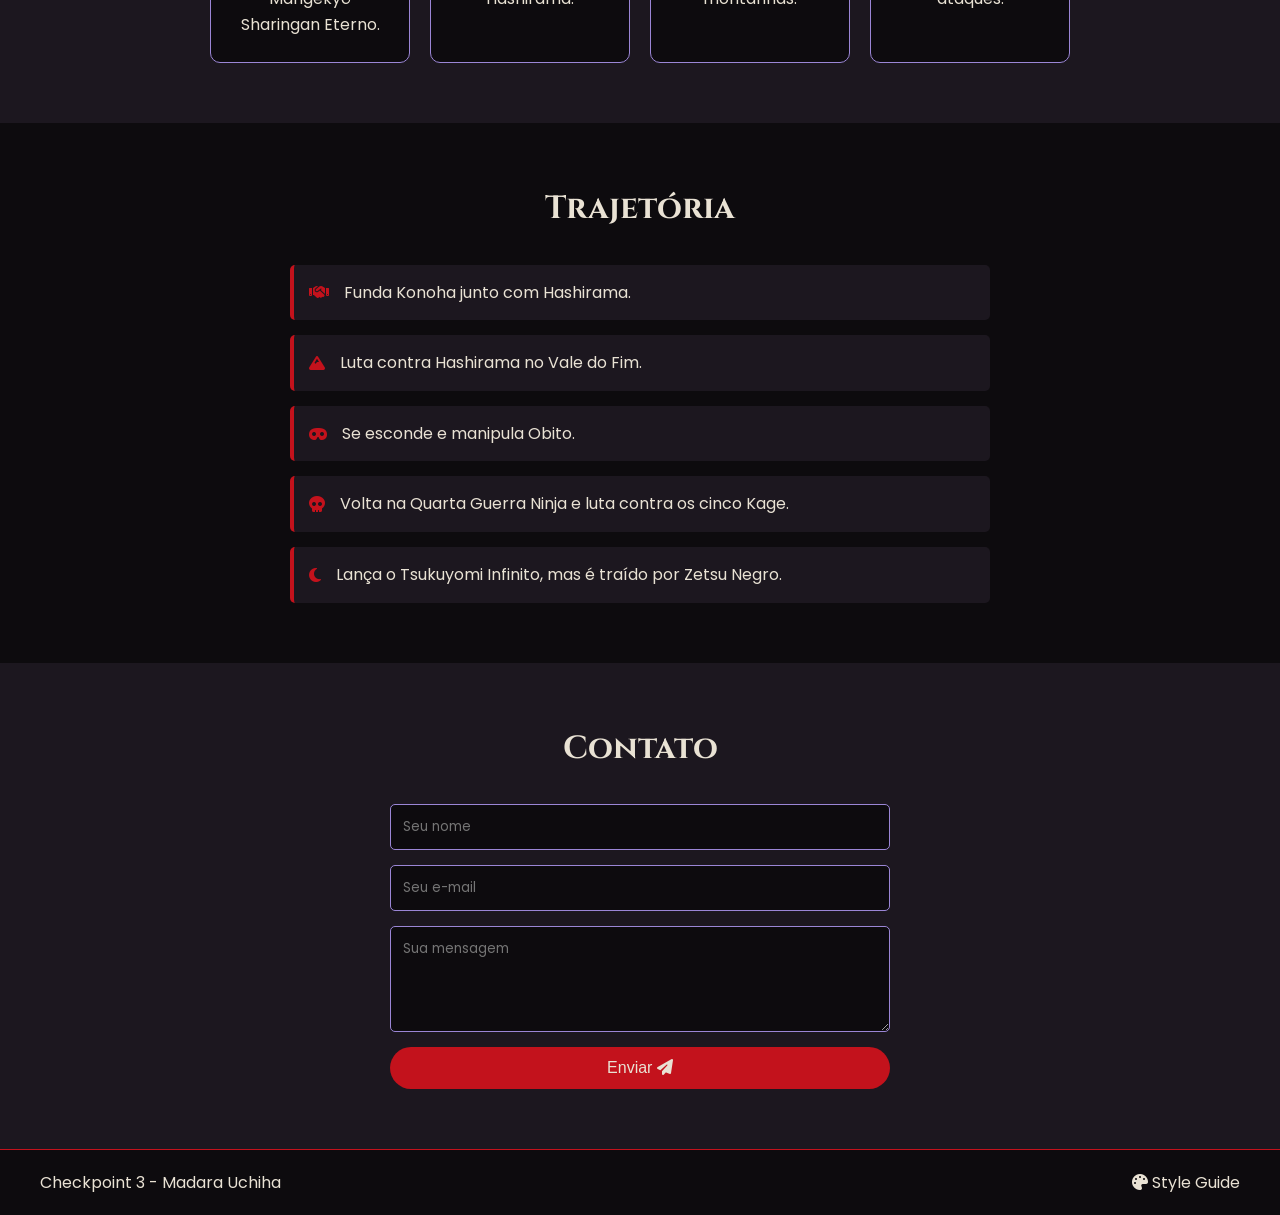
<file: madara.html>
<!DOCTYPE html>
<html lang="pt-BR">
<head>
  <meta charset="UTF-8">
  <meta name="viewport" content="width=device-width, initial-scale=1.0">
  <title>Madara Uchiha</title>
  <link href="https://fonts.googleapis.com/css2?family=Cinzel:wght@700&family=Poppins:wght@400;600&display=swap" rel="stylesheet">
  <link rel="stylesheet" href="https://cdnjs.cloudflare.com/ajax/libs/font-awesome/6.5.2/css/all.min.css">
  <link rel="stylesheet" href="css/madara.css">
</head>
<body>

  <header>
    <nav class="menu">
      <a href="#inicio" class="logo"><img src="imagens/leque-uchiha.svg" alt="Brasão Uchiha"> Madara</a>
      <ul>
        <li><a href="#inicio">Início</a></li>
        <li><a href="#sobre">Sobre</a></li>
        <li><a href="#habilidades">Habilidades</a></li>
        <li><a href="#trajetoria">Trajetória</a></li>
        <li><a href="#contato">Contato</a></li>
      </ul>
    </nav>
  </header>

  <main>
    <section id="inicio" class="secao inicio">
      <div class="texto">
        <h1>Madara <span class="vermelho">Uchiha</span></h1>
        <p>Fundador de Konoha, rival de Hashirama Senju e criador do Plano Olho da Lua.</p>
        <a href="#sobre" class="botao">Saiba mais <i class="fa-solid fa-arrow-down"></i></a>
      </div>
      <img src="imagens/lua-tsukuyomi.svg" alt="Lua do Tsukuyomi Infinito" class="img-inicio">
    </section>

    <section id="sobre" class="secao">
      <h2>Sobre</h2>
      <div class="sobre">
        <img src="imagens/leque-uchiha.svg" alt="Brasão do clã Uchiha">
        <div>
          <p>Madara nasceu na época das guerras entre clãs. Ainda criança conheceu Hashirama Senju e os dois sonharam com uma vila sem guerras.</p>
          <p>Juntos fundaram Konoha, mas depois da morte do irmão Izuna e da desconfiança contra os Uchiha, Madara saiu da vila e decidiu criar a paz com uma ilusão eterna.</p>
          <p><i class="fa-solid fa-users"></i> Clã Uchiha &nbsp; <i class="fa-solid fa-khanda"></i> Rival: Hashirama</p>
        </div>
      </div>
    </section>

    <section id="habilidades" class="secao escura">
      <h2>Habilidades</h2>
      <div class="cards">
        <div class="card">
          <img src="imagens/sharingan.svg" alt="Sharingan">
          <h3>Sharingan</h3>
          <p>Com os olhos de Izuna ele conseguiu o Mangekyō Sharingan Eterno.</p>
        </div>
        <div class="card">
          <img src="imagens/rinnegan.svg" alt="Rinnegan">
          <h3>Rinnegan</h3>
          <p>Despertou o Rinnegan usando as células de Hashirama.</p>
        </div>
        <div class="card">
          <img src="imagens/susanoo.svg" alt="Susanoo">
          <h3>Susanoo</h3>
          <p>Um guerreiro gigante de chakra azul que corta montanhas.</p>
        </div>
        <div class="card">
          <img src="imagens/gunbai.svg" alt="Gunbai">
          <h3>Gunbai</h3>
          <p>Leque de guerra que bloqueia e devolve os ataques.</p>
        </div>
      </div>
    </section>

    <section id="trajetoria" class="secao">
      <h2>Trajetória</h2>
      <ul class="lista">
        <li><i class="fa-solid fa-handshake"></i> Funda Konoha junto com Hashirama.</li>
        <li><i class="fa-solid fa-mountain"></i> Luta contra Hashirama no Vale do Fim.</li>
        <li><i class="fa-solid fa-mask"></i> Se esconde e manipula Obito.</li>
        <li><i class="fa-solid fa-skull"></i> Volta na Quarta Guerra Ninja e luta contra os cinco Kage.</li>
        <li><i class="fa-solid fa-moon"></i> Lança o Tsukuyomi Infinito, mas é traído por Zetsu Negro.</li>
      </ul>
    </section>

    <section id="contato" class="secao escura">
      <h2>Contato</h2>
      <form class="formulario">
        <input type="text" placeholder="Seu nome">
        <input type="email" placeholder="Seu e-mail">
        <textarea rows="4" placeholder="Sua mensagem"></textarea>
        <button class="botao">Enviar <i class="fa-solid fa-paper-plane"></i></button>
      </form>
    </section>
  </main>

  <footer>
    <p>Checkpoint 3 - Madara Uchiha</p>
    <a href="styleguide.html"><i class="fa-solid fa-palette"></i> Style Guide</a>
  </footer>

  <a href="./index.html" class="voltar"><i class="fa-solid fa-arrow-left"></i> Voltar aos vilões</a>

</body>
</html>
</file>
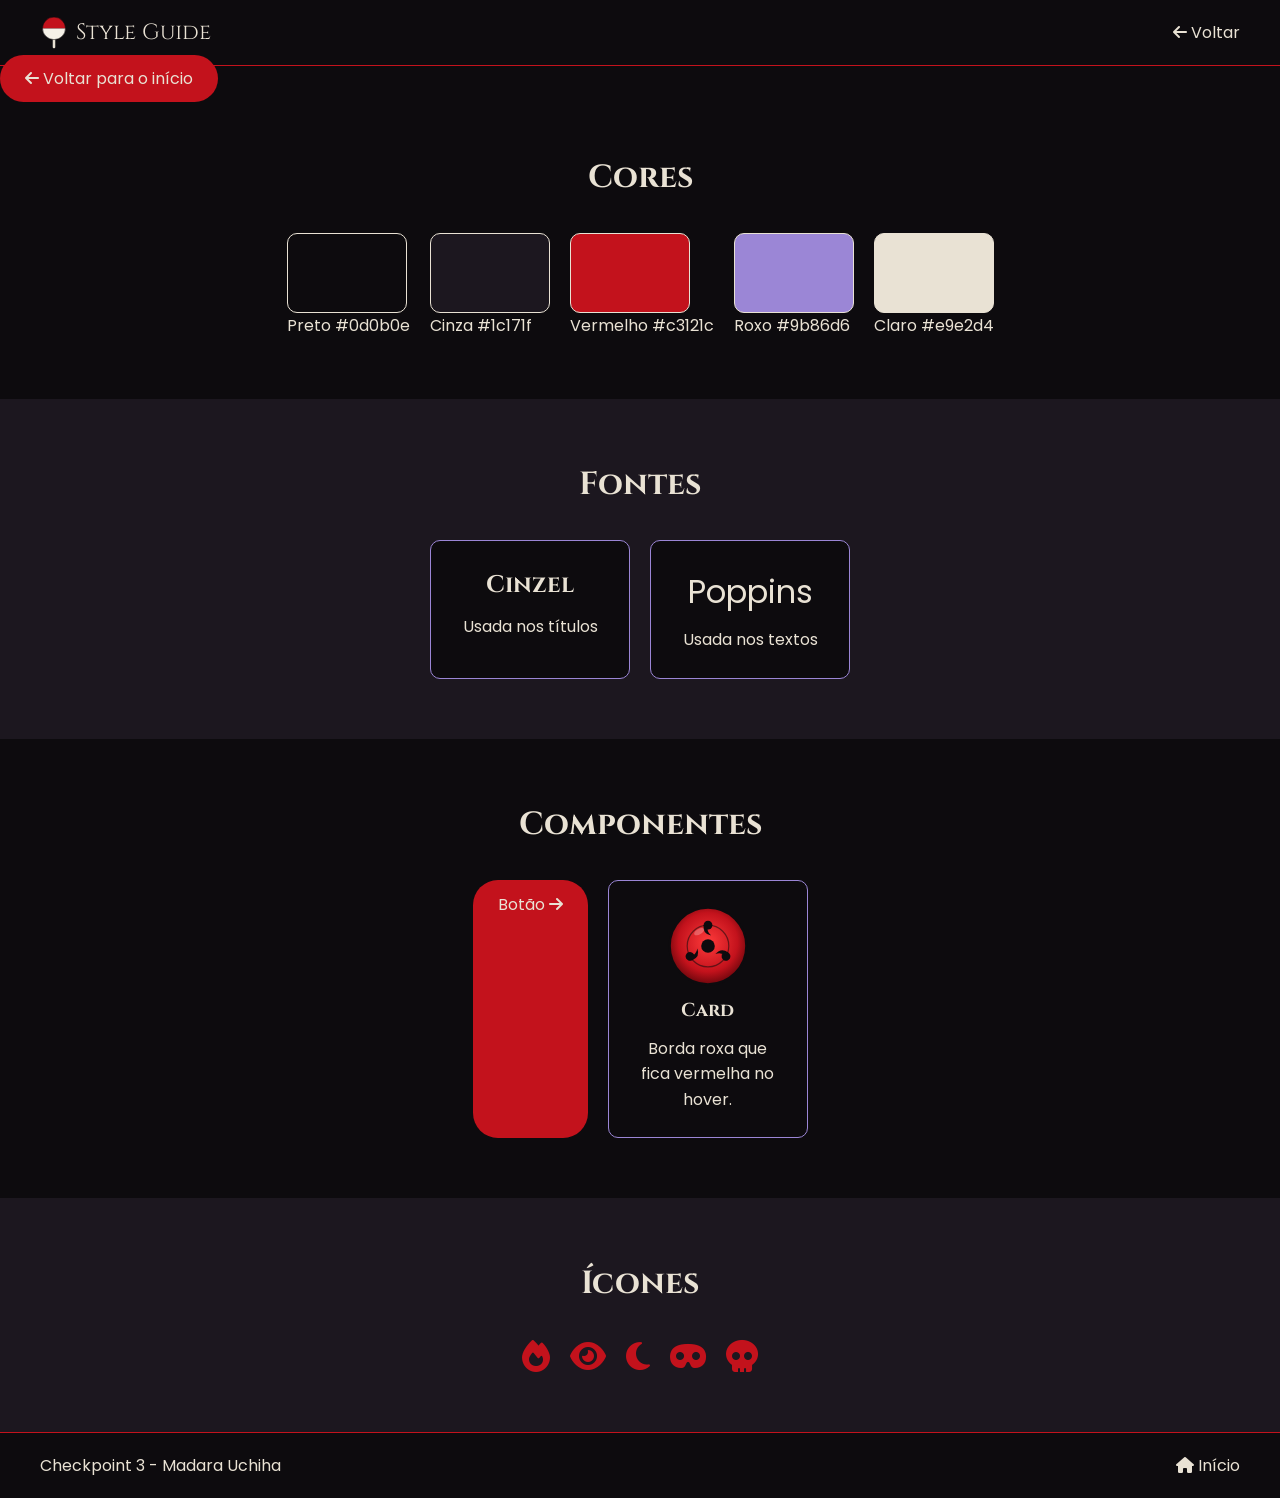
<file: styleguide.html>
<!DOCTYPE html>
<html lang="pt-BR">
<head>
  <meta charset="UTF-8">
  <meta name="viewport" content="width=device-width, initial-scale=1.0">
  <title>Style Guide - Madara Uchiha</title>
  <link href="https://fonts.googleapis.com/css2?family=Cinzel:wght@700&family=Poppins:wght@400;600&display=swap" rel="stylesheet">
  <link rel="stylesheet" href="https://cdnjs.cloudflare.com/ajax/libs/font-awesome/6.5.2/css/all.min.css">
  <link rel="stylesheet" href="css/madara.css">
</head>
<body>

  <header>
    <nav class="menu">
      <a href="./madara.html" class="logo"><img src="imagens/leque-uchiha.svg" alt="Brasão Uchiha"> Style Guide</a>
      <a href="./madara.html"><i class="fa-solid fa-arrow-left"></i> Voltar</a>
    </nav>
  </header>

  <a href="index.html" class="botao"><i class="fa-solid fa-arrow-left"></i> Voltar para o início</a>

  <main>
    <section class="secao">
      <h2>Cores</h2>
      <div class="cores">
        <div><div class="cor" style="background-color: #0d0b0e;"></div><p>Preto #0d0b0e</p></div>
        <div><div class="cor" style="background-color: #1c171f;"></div><p>Cinza #1c171f</p></div>
        <div><div class="cor" style="background-color: #c3121c;"></div><p>Vermelho #c3121c</p></div>
        <div><div class="cor" style="background-color: #9b86d6;"></div><p>Roxo #9b86d6</p></div>
        <div><div class="cor" style="background-color: #e9e2d4;"></div><p>Claro #e9e2d4</p></div>
      </div>
    </section>

    <section class="secao escura">
      <h2>Fontes</h2>
      <div class="cards">
        <div class="card">
          <h1>Cinzel</h1>
          <p>Usada nos títulos</p>
        </div>
        <div class="card">
          <p style="font-size: 32px;">Poppins</p>
          <p>Usada nos textos</p>
        </div>
      </div>
    </section>

    <section class="secao">
      <h2>Componentes</h2>
      <div class="cards">
        <a href="#" class="botao">Botão <i class="fa-solid fa-arrow-right"></i></a>
        <div class="card">
          <img src="imagens/sharingan.svg" alt="Sharingan">
          <h3>Card</h3>
          <p>Borda roxa que fica vermelha no hover.</p>
        </div>
      </div>
    </section>

    <section class="secao escura">
      <h2>Ícones</h2>
      <div class="cards vermelho" style="font-size: 32px;">
        <i class="fa-solid fa-fire"></i>
        <i class="fa-solid fa-eye"></i>
        <i class="fa-solid fa-moon"></i>
        <i class="fa-solid fa-mask"></i>
        <i class="fa-solid fa-skull"></i>
      </div>
    </section>
  </main>

  <footer>
    <p>Checkpoint 3 - Madara Uchiha</p>
    <a href="./madara.html"><i class="fa-solid fa-house"></i> Início</a>
  </footer>

</body>
</html>
</file>
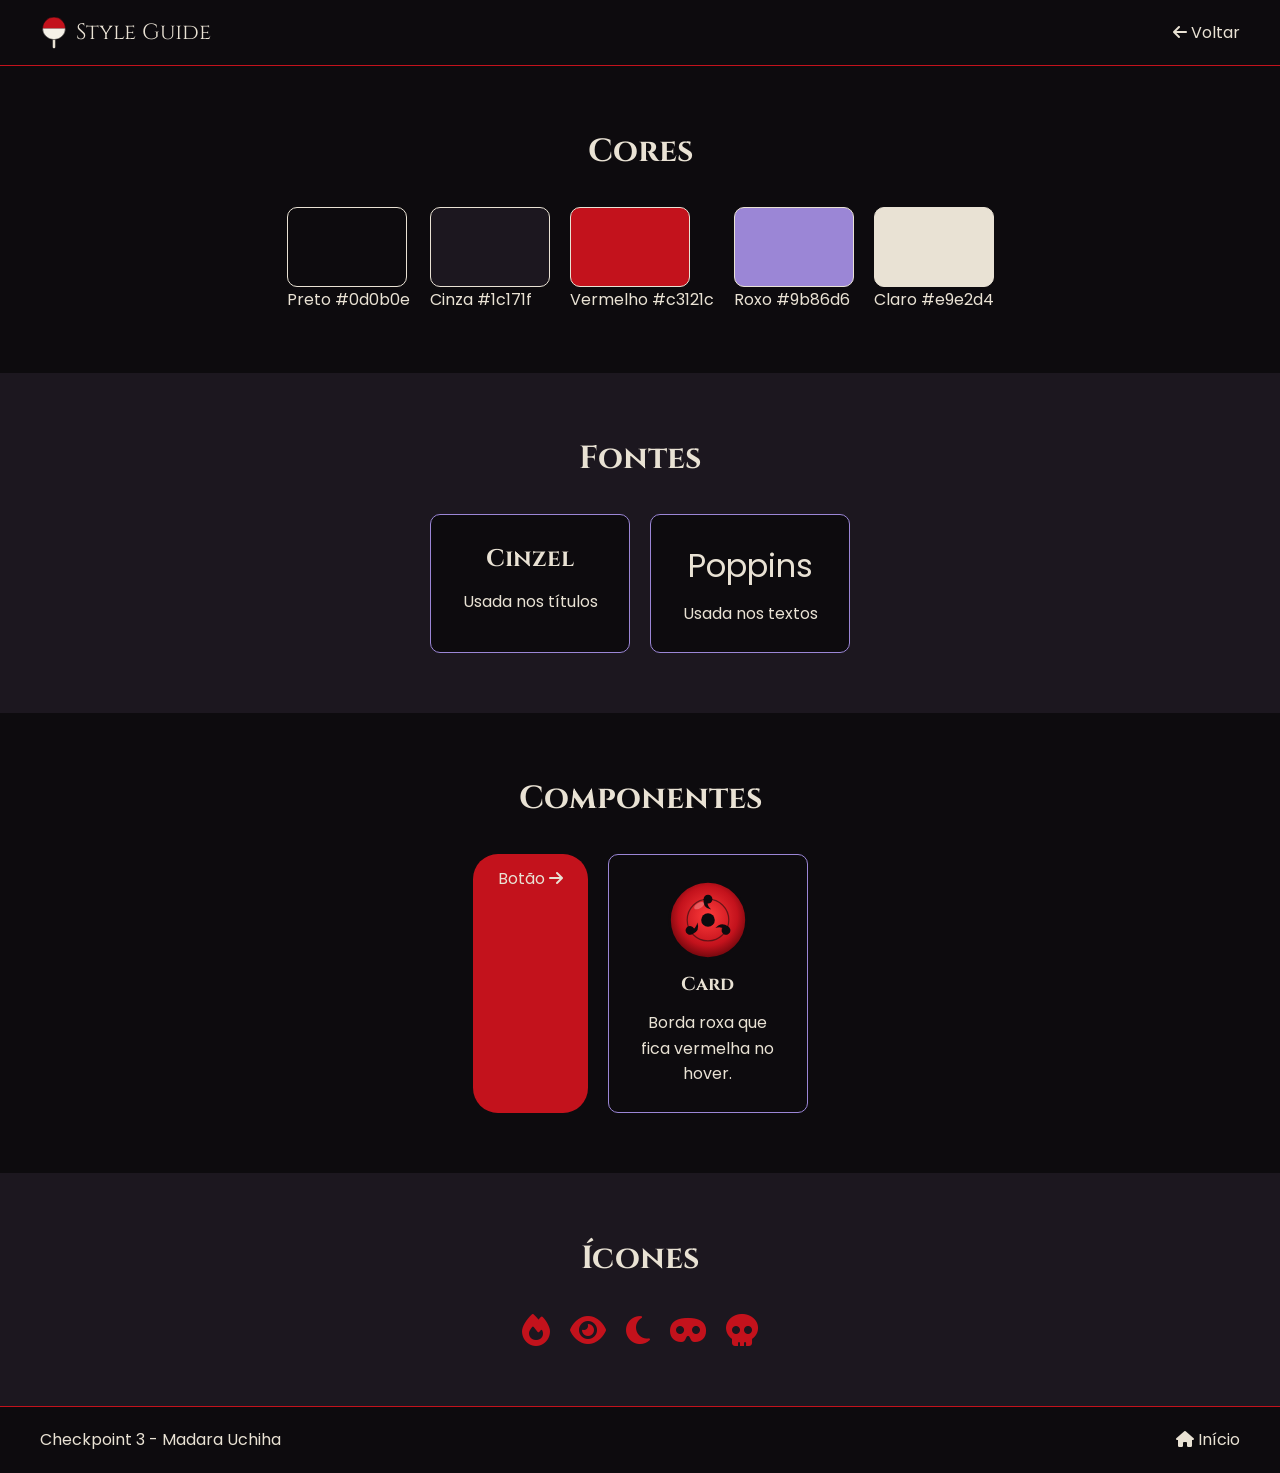
<file: Projeto/styleguide.html>
<!DOCTYPE html>
<html lang="pt-BR">
<head>
  <meta charset="UTF-8">
  <meta name="viewport" content="width=device-width, initial-scale=1.0">
  <title>Style Guide - Madara Uchiha</title>
  <link href="https://fonts.googleapis.com/css2?family=Cinzel:wght@700&family=Poppins:wght@400;600&display=swap" rel="stylesheet">
  <link rel="stylesheet" href="https://cdnjs.cloudflare.com/ajax/libs/font-awesome/6.5.2/css/all.min.css">
  <link rel="stylesheet" href="css/style.css">
</head>
<body>

  <header>
    <nav class="menu">
      <a href="index.html" class="logo"><img src="imagens/leque-uchiha.svg" alt="Brasão Uchiha"> Style Guide</a>
      <a href="index.html"><i class="fa-solid fa-arrow-left"></i> Voltar</a>
    </nav>
  </header>

  <main>
    <section class="secao">
      <h2>Cores</h2>
      <div class="cores">
        <div><div class="cor" style="background-color: #0d0b0e;"></div><p>Preto #0d0b0e</p></div>
        <div><div class="cor" style="background-color: #1c171f;"></div><p>Cinza #1c171f</p></div>
        <div><div class="cor" style="background-color: #c3121c;"></div><p>Vermelho #c3121c</p></div>
        <div><div class="cor" style="background-color: #9b86d6;"></div><p>Roxo #9b86d6</p></div>
        <div><div class="cor" style="background-color: #e9e2d4;"></div><p>Claro #e9e2d4</p></div>
      </div>
    </section>

    <section class="secao escura">
      <h2>Fontes</h2>
      <div class="cards">
        <div class="card">
          <h1>Cinzel</h1>
          <p>Usada nos títulos</p>
        </div>
        <div class="card">
          <p style="font-size: 32px;">Poppins</p>
          <p>Usada nos textos</p>
        </div>
      </div>
    </section>

    <section class="secao">
      <h2>Componentes</h2>
      <div class="cards">
        <a href="#" class="botao">Botão <i class="fa-solid fa-arrow-right"></i></a>
        <div class="card">
          <img src="imagens/sharingan.svg" alt="Sharingan">
          <h3>Card</h3>
          <p>Borda roxa que fica vermelha no hover.</p>
        </div>
      </div>
    </section>

    <section class="secao escura">
      <h2>Ícones</h2>
      <div class="cards vermelho" style="font-size: 32px;">
        <i class="fa-solid fa-fire"></i>
        <i class="fa-solid fa-eye"></i>
        <i class="fa-solid fa-moon"></i>
        <i class="fa-solid fa-mask"></i>
        <i class="fa-solid fa-skull"></i>
      </div>
    </section>
  </main>

  <footer>
    <p>Checkpoint 3 - Madara Uchiha</p>
    <a href="index.html"><i class="fa-solid fa-house"></i> Início</a>
  </footer>

</body>
</html>
</file>
<file: Projeto/css/style.css>
:root {
  --preto: #0d0b0e;
  --cinza-escuro: #1c171f;
  --vermelho: #c3121c;
  --roxo: #9b86d6;
  --claro: #e9e2d4;
}

* {
  margin: 0;
  padding: 0;
  box-sizing: border-box;
}

body {
  font-family: "Poppins", sans-serif;
  background-color: var(--preto);
  color: var(--claro);
  line-height: 1.6;
}

h1, h2, h3 {
  font-family: "Cinzel", serif;
}

h2 {
  text-align: center;
  font-size: 32px;
  margin-bottom: 30px;
}

a {
  color: var(--claro);
  text-decoration: none;
}

.menu {
  display: flex;
  justify-content: space-between;
  align-items: center;
  flex-wrap: wrap;
  padding: 15px 40px;
  border-bottom: 1px solid var(--vermelho);
}

.menu ul {
  display: flex;
  gap: 25px;
  list-style: none;
}

.menu a:hover {
  color: var(--vermelho);
}

.logo {
  display: flex;
  align-items: center;
  gap: 8px;
  font-family: "Cinzel", serif;
  font-size: 22px;
}

.logo img {
  width: 28px;
}

.secao {
  padding: 60px 40px;
}

.escura {
  background-color: var(--cinza-escuro);
}

.inicio {
  display: flex;
  justify-content: space-around;
  align-items: center;
  flex-wrap: wrap;
  gap: 30px;
  min-height: 85vh;
}

.inicio h1 {
  font-size: 60px;
}

.inicio p {
  max-width: 450px;
  margin: 15px 0 25px;
}

.img-inicio {
  width: 350px;
}

.vermelho {
  color: var(--vermelho);
}

.botao {
  background-color: var(--vermelho);
  color: var(--claro);
  padding: 12px 25px;
  border: none;
  border-radius: 25px;
  font-size: 16px;
  cursor: pointer;
}

.botao:hover {
  background-color: #e01b26;
}

.sobre {
  display: flex;
  align-items: center;
  gap: 40px;
  max-width: 900px;
  margin: 0 auto;
}

.sobre img {
  width: 150px;
}

.sobre p {
  margin-bottom: 15px;
}

.sobre i {
  color: var(--vermelho);
}

.cards {
  display: flex;
  flex-wrap: wrap;
  justify-content: center;
  gap: 20px;
}

.card {
  display: flex;
  flex-direction: column;
  align-items: center;
  text-align: center;
  gap: 10px;
  width: 200px;
  padding: 25px;
  background-color: var(--preto);
  border: 1px solid var(--roxo);
  border-radius: 10px;
}

.card:hover {
  border-color: var(--vermelho);
}

.card img {
  width: 80px;
  height: 80px;
}

.lista {
  display: flex;
  flex-direction: column;
  gap: 15px;
  max-width: 700px;
  margin: 0 auto;
  list-style: none;
}

.lista li {
  display: flex;
  align-items: center;
  gap: 15px;
  padding: 15px;
  background-color: var(--cinza-escuro);
  border-left: 4px solid var(--vermelho);
  border-radius: 5px;
}

.lista i {
  color: var(--vermelho);
}

.formulario {
  display: flex;
  flex-direction: column;
  gap: 15px;
  max-width: 500px;
  margin: 0 auto;
}

.formulario input,
.formulario textarea {
  padding: 12px;
  border: 1px solid var(--roxo);
  border-radius: 5px;
  background-color: var(--preto);
  color: var(--claro);
  font-family: "Poppins", sans-serif;
}

footer {
  display: flex;
  justify-content: space-between;
  flex-wrap: wrap;
  gap: 10px;
  padding: 20px 40px;
  border-top: 1px solid var(--vermelho);
}

.cores {
  display: flex;
  flex-wrap: wrap;
  justify-content: center;
  gap: 20px;
}

.cor {
  width: 120px;
  height: 80px;
  border-radius: 10px;
  border: 1px solid var(--claro);
}

@media (max-width: 700px) {
  .menu {
    flex-direction: column;
    gap: 10px;
  }

  .menu ul {
    flex-wrap: wrap;
    justify-content: center;
    gap: 15px;
  }

  .secao {
    padding: 40px 20px;
  }

  .inicio h1 {
    font-size: 40px;
  }

  .img-inicio {
    width: 220px;
  }

  .sobre {
    flex-direction: column;
  }
}
</file>
<file: css/coringa.css>
:root {
    --verde-neon: #00ff66;
    --verde-escuro: #008837;
    --roxo-coringa: #8a2bff;
    --roxo-profundo: #2b1150;
    --fundo-principal: #0b0614;
    --fundo-card: #150b24;
    --rosa-arlequina: #ff0055;
    --amarelo-insano: #ffe600;
    --texto-claro: #f4efff;
    --borda-grossa: 4px solid #000;
    --sombra-bloco: 7px 7px 0px #000;
    --sombra-verde: 7px 7px 0px var(--verde-neon);
    --sombra-rosa: 7px 7px 0px var(--rosa-arlequina);
}

* {
    box-sizing: border-box;
    margin: 0;
    padding: 0;
}

html {
    scroll-behavior: smooth;
}

body {
    background: radial-gradient(circle at 50% 0%, #200840 0%, var(--fundo-principal) 70%);
    color: var(--texto-claro);
    font-family: 'Outfit', system-ui, sans-serif;
    line-height: 1.6;
    min-height: 100vh;
    overflow-x: hidden;
    padding-top: 60px;
}

.menu-fixo {
    position: fixed;
    top: 0;
    left: 0;
    width: 100%;
    background: rgba(11, 6, 20, 0.96);
    border-bottom: var(--borda-grossa);
    box-shadow: 0 4px 20px rgba(0, 0, 0, 0.8);
    z-index: 100;
    padding: 14px 0;
}

.menu-conteudo {
    display: flex;
    justify-content: center;
    gap: 30px;
    max-width: 1100px;
    margin: 0 auto;
    flex-wrap: wrap;
}

.menu-conteudo a {
    color: var(--verde-neon);
    font-family: 'Bangers', cursive;
    font-size: 1.5rem;
    text-decoration: none;
    text-transform: uppercase;
    letter-spacing: 2px;
    -webkit-text-stroke: 1.5px #000;
    paint-order: stroke fill;
    transition: transform 0.2s ease, color 0.2s ease;
}

.menu-conteudo a:hover {
    color: var(--rosa-arlequina);
    transform: scale(1.1) rotate(-2deg);
}

.voltar {
    position: fixed;
    bottom: 25px;
    right: 25px;
    z-index: 99;
    padding: 12px 22px;
    background: var(--rosa-arlequina);
    color: #fff;
    font-family: 'Bangers', cursive;
    text-decoration: none;
    border-radius: 8px;
    border: var(--borda-grossa);
    box-shadow: var(--sombra-bloco);
    font-size: 1.3rem;
    letter-spacing: 1.5px;
    transition: transform 0.2s ease, background 0.2s ease;
}

.voltar:hover {
    background: var(--verde-neon);
    color: #000;
    transform: translate(-3px, -3px);
}

h1, h2 {
    font-family: 'Creepster', cursive;
    letter-spacing: 3px;
    text-transform: uppercase;
    line-height: 1.1;
    color: var(--verde-neon);
    -webkit-text-stroke: 2.5px #000;
    paint-order: stroke fill;
    text-shadow: 4px 4px 0px var(--roxo-profundo), 0 0 20px rgba(0, 255, 102, 0.4);
}

.hero {
    display: flex;
    align-items: center;
    gap: 30px;
    max-width: 1100px;
    margin: 0 auto;
    padding: 50px 20px;
}

.hero-texto {
    flex: 1 1 0;
    min-width: 0;
}

.hero h1 {
    font-size: clamp(3.8rem, 10vw, 7.5rem);
    filter: drop-shadow(0 0 15px var(--verde-neon));
}

.sub {
    font-size: 1.4rem;
    margin-top: 15px;
    color: var(--amarelo-insano);
    font-weight: 800;
    text-shadow: 2px 2px 0px #000;
    font-family: 'Outfit', sans-serif;
}

.hero-img-wrap {
    flex: 1 1 0;
    min-width: 0;
    display: flex;
    justify-content: center;
}

.hero-img {
    width: 100%;
    max-width: 420px;
    height: auto;
    border: var(--borda-grossa);
    border-radius: 16px;
    box-shadow: var(--sombra-verde);
    background: var(--fundo-card);
    transform: rotate(2deg);
}

.faixa {
    width: 100%;
    padding: 80px 20px;
    border-bottom: var(--borda-grossa);
}

.conteudo-faixa {
    max-width: 1000px;
    margin: 0 auto;
}

.faixa-1 {
    background: linear-gradient(rgba(11, 6, 20, 0.88), rgba(11, 6, 20, 0.88)), #18082e;
}

.faixa-2 {
    background: linear-gradient(135deg, rgba(43, 0, 43, 0.9), rgba(15, 5, 25, 0.95));
}

.faixa-3 {
    background: #0f061c;
}

.faixa-4 {
    background: #05020a;
}

.bloco {
    margin: 40px 0;
}

.bloco h2 {
    font-size: clamp(2.2rem, 5vw, 3.5rem);
    margin-bottom: 18px;
}

.bloco p {
    font-size: 1.15rem;
    font-weight: 600;
    color: var(--texto-claro);
    margin-bottom: 12px;
}

.duas {
    display: flex;
    gap: 40px;
    align-items: center;
}

.duas > div {
    flex: 1 1 0;
    min-width: 0;
}

.duas img {
    flex: 0 0 280px;
    width: 100%;
    max-height: 380px;
    object-fit: cover;
    border: var(--borda-grossa);
    border-radius: 12px;
    box-shadow: var(--sombra-rosa);
    background: var(--fundo-card);
}

.inversa img {
    order: 2;
}

.sub-secao {
    font-size: 1.2rem;
    color: var(--amarelo-insano);
    font-weight: 800;
    margin-bottom: 25px;
}

.filhos {
    list-style: none;
    display: grid;
    grid-template-columns: repeat(auto-fit, minmax(280px, 1fr));
    gap: 25px;
    margin-top: 20px;
}

.filhos li {
    padding: 20px;
    border: var(--borda-grossa);
    border-radius: 14px;
    background: var(--fundo-card);
    box-shadow: var(--sombra-verde);
    display: flex;
    flex-direction: column;
    gap: 12px;
    transition: transform 0.2s ease;
}

.filhos li:hover {
    transform: translateY(-5px);
}

.filhos img {
    width: 100%;
    height: 190px;
    object-fit: cover;
    border: 3px solid #000;
    border-radius: 8px;
}

.filhos b {
    font-family: 'Rubik Glitch', cursive;
    font-size: 1.5rem;
    color: var(--amarelo-insano);
    letter-spacing: 1px;
}

.filhos span {
    font-size: 1rem;
    font-weight: 600;
    color: #dfd2ff;
}

.final {
    text-align: center;
    margin-top: 60px;
    padding: 40px 20px;
    border: var(--borda-grossa);
    background: var(--fundo-card);
    border-radius: 16px;
    box-shadow: var(--sombra-rosa);
}

.final h2 {
    font-family: 'Rubik Glitch', cursive;
    font-size: clamp(2.5rem, 6vw, 4.5rem);
    color: var(--rosa-arlequina);
    text-shadow: 3px 3px 0px #000, 0 0 15px var(--rosa-arlequina);
}

.aviso {
    margin-top: 15px;
    color: var(--verde-neon);
    font-family: 'Bangers', cursive;
    font-size: 1.8rem;
    letter-spacing: 2px;
    -webkit-text-stroke: 1px #000;
}

.rodape {
    display: flex;
    flex-direction: column;
    align-items: center;
    gap: 8px;
    padding: 35px 20px;
    background: #040108;
    border-top: var(--borda-grossa);
    text-align: center;
    color: #a892df;
    font-weight: 600;
}

.rodape-titulo {
    font-family: 'Bangers', cursive;
    font-size: 1.8rem;
    letter-spacing: 2px;
    color: var(--verde-neon);
    -webkit-text-stroke: 1px #000;
}

@media (max-width: 850px) {
    .hero {
        flex-direction: column;
        text-align: center;
    }
    
    .hero-img {
        transform: none;
    }

    .duas {
        flex-direction: column;
    }

    .inversa img {
        order: 0;
    }

    .duas img {
        flex: 0 0 auto;
        max-height: 300px;
    }

    .menu-conteudo {
        gap: 12px;
    }

    .menu-conteudo a {
        font-size: 1.2rem;
    }
}
</file>
<file: css/duende-verde.css>
* {
    margin: 0;
    padding: 0;
    box-sizing: border-box;
}

html {
    scroll-behavior: smooth;
}

body {
    font-family: "Montserrat", sans-serif;
    background: #050705;
    color: #ffffff;
    overflow-x: hidden;
}

a {
    color: inherit;
}

.menu-duende {
    position: fixed;
    top: 0;
    left: 0;
    z-index: 1000;

    width: 100%;
    min-height: 70px;
    padding: 0 7%;

    display: flex;
    justify-content: center;
    align-items: center;
    gap: 34px;

    background: rgba(4, 7, 4, 0.92);
    backdrop-filter: blur(14px);

    border-bottom: 1px solid rgba(101, 255, 109, 0.15);
}

.menu-duende a {
    text-decoration: none;

    color: #c9c9c9;

    font-size: 12px;
    font-weight: 700;

    text-transform: uppercase;
    letter-spacing: 1.3px;

    transition: 0.25s;
}

.menu-duende a:hover {
    color: #65ff6d;
}

.voltar {
    position: absolute;
    top: 96px;
    left: 7%;
    z-index: 20;

    display: flex;
    align-items: center;
    gap: 8px;

    color: #65ff6d;
    text-decoration: none;

    font-size: 13px;
    font-weight: 700;
}


/* HERO */

.hero-duende {
    min-height: 100vh;
    padding: 155px 8% 85px;

    display: flex;
    align-items: center;

    background:
        radial-gradient(
            circle at 76% 50%,
            rgba(101, 255, 109, 0.17),
            transparent 25%
        ),
        radial-gradient(
            circle at 20% 50%,
            rgba(55, 130, 60, 0.12),
            transparent 32%
        ),
        linear-gradient(
            135deg,
            #040604,
            #0c130c 55%,
            #050705
        );
}

.duende-conteudo {
    width: 100%;
    max-width: 1250px;
    margin: 0 auto;

    display: grid;
    grid-template-columns: 1.1fr 0.9fr;

    align-items: center;
    gap: 90px;
}

.subtitulo {
    display: flex;
    align-items: center;
    gap: 9px;

    margin-bottom: 20px;

    color: #65ff6d;

    font-size: 12px;
    font-weight: 800;

    letter-spacing: 3px;
    text-transform: uppercase;
}

.duende-texto h1 {
    font-family: "Bebas Neue", sans-serif;

    font-size: clamp(95px, 11vw, 165px);
    line-height: 0.72;

    letter-spacing: 5px;

    margin-bottom: 35px;
}

.duende-texto h1 span {
    display: block;

    color: #65ff6d;

    text-shadow:
        0 0 20px rgba(101, 255, 109, 0.2),
        0 0 45px rgba(101, 255, 109, 0.08);
}

.duende-texto p {
    max-width: 600px;

    color: #c7c7c7;

    font-size: 17px;
    line-height: 1.85;
}

.hero-botoes {
    margin-top: 35px;

    display: flex;
    gap: 14px;
}

.botao-principal,
.botao-secundario {
    min-height: 48px;
    padding: 0 23px;

    display: flex;
    align-items: center;
    justify-content: center;

    border-radius: 8px;

    text-decoration: none;

    font-size: 13px;
    font-weight: 800;

    text-transform: uppercase;

    transition: 0.25s;
}

.botao-principal {
    background: #65ff6d;
    color: #061006;
}

.botao-principal:hover {
    transform: translateY(-3px);

    box-shadow:
        0 12px 35px rgba(101, 255, 109, 0.20);
}

.botao-secundario {
    border: 1px solid #354035;

    color: #ffffff;
}

.botao-secundario:hover {
    color: #65ff6d;
    border-color: #65ff6d;
}

.duende-imagem {
    position: relative;

    min-height: 550px;

    display: flex;
    align-items: center;
    justify-content: center;
}

.duende-imagem img {
    width: 400px;
    max-width: 100%;

    position: relative;
    z-index: 2;

    border-radius: 32px;

    border: 1px solid rgba(101, 255, 109, 0.25);

    box-shadow:
        0 0 50px rgba(101, 255, 109, 0.15),
        0 35px 80px rgba(0, 0, 0, 0.55);
}

.codigo-imagem {
    position: absolute;

    top: 18px;
    right: 0;

    z-index: 3;

    color: #65ff6d;

    font-family: monospace;

    font-size: 11px;
}

.status-personagem {
    position: absolute;

    bottom: 20px;
    left: 0;

    z-index: 3;

    display: flex;
    align-items: center;
    gap: 8px;

    padding: 11px 15px;

    border: 1px solid rgba(101, 255, 109, 0.25);
    border-radius: 8px;

    background: rgba(4, 8, 4, 0.9);

    font-size: 11px;
    font-weight: 800;
}

.status-personagem span {
    width: 8px;
    height: 8px;

    border-radius: 50%;

    background: #65ff6d;

    box-shadow: 0 0 10px #65ff6d;
}


/* ESTATÍSTICAS */

.estatisticas {
    display: grid;
    grid-template-columns: repeat(4, 1fr);

    background: #0a0e0a;

    border-top: 1px solid #192219;
    border-bottom: 1px solid #192219;
}

.estatisticas div {
    min-height: 175px;
    padding: 30px;

    display: flex;
    flex-direction: column;
    justify-content: center;

    border-right: 1px solid #192219;
}

.estatisticas div:last-child {
    border-right: none;
}

.estatisticas strong {
    color: #65ff6d;

    font-family: "Bebas Neue", sans-serif;
    font-size: 40px;
}

.estatisticas span {
    margin-top: 7px;

    color: #727272;

    font-size: 10px;
    font-weight: 800;

    letter-spacing: 1.5px;
    text-transform: uppercase;
}

.estatisticas p {
    margin-top: 8px;

    font-size: 15px;
    font-weight: 700;
}


/* GERAL */

.secao {
    padding: 115px 8%;
}

.numero {
    display: block;

    color: #65ff6d;

    font-family: "Bebas Neue", sans-serif;
    font-size: 28px;

    margin-bottom: 8px;
}

.label {
    display: block;

    color: #65ff6d;

    font-size: 11px;
    font-weight: 800;

    letter-spacing: 2px;

    margin-bottom: 10px;
}

.secao h2,
.timeline h2 {
    font-family: "Bebas Neue", sans-serif;

    font-size: clamp(55px, 7vw, 85px);

    line-height: 0.95;

    letter-spacing: 2px;
}

.secao p,
.timeline p {
    color: #c4c4c4;

    line-height: 1.85;
}


/* ORIGEM */

.origem {
    background: #111611;
}

.origem-grid {
    max-width: 1200px;
    margin: 0 auto;

    display: grid;

    grid-template-columns:
        1.2fr 0.8fr;

    gap: 80px;

    align-items: center;
}

.origem-texto h2 {
    margin-bottom: 28px;
}

.origem-texto p + p {
    margin-top: 17px;
}

.arquivo-osborn {
    padding: 23px;

    display: flex;
    flex-direction: column;

    border-radius: 20px;

    border: 1px solid #273327;

    background:
        linear-gradient(
            145deg,
            #151d15,
            #090c09
        );
}

.arquivo-topo {
    margin-bottom: 20px;

    color: #65ff6d;

    font-family: monospace;

    font-size: 11px;
}

.arquivo-osborn img {
    width: 100%;
    height: 260px;

    object-fit: cover;

    margin-bottom: 20px;

    border-radius: 14px;

    border: 1px solid rgba(101, 255, 109, 0.20);
}

.arquivo-osborn span {
    margin-top: 15px;

    color: #666;

    font-size: 9px;
    font-weight: 800;

    letter-spacing: 1.4px;
}

.arquivo-osborn strong {
    margin-top: 4px;

    font-size: 13px;
}

.arquivo-osborn .perigo {
    color: #ff5e5e;
}


/* OSCORP */

.oscorp {
    background:
        linear-gradient(
            90deg,
            #060806,
            #0d130d
        );
}

.oscorp-grid {
    max-width: 1200px;
    margin: 0 auto;

    display: grid;
    grid-template-columns: 1fr 1fr;

    align-items: center;
    gap: 80px;
}

.imagem-transformacao {
    position: relative;
}

.imagem-transformacao img {
    width: 100%;
    height: 470px;

    object-fit: cover;

    border-radius: 26px;

    border: 1px solid rgba(101, 255, 109, 0.20);

    filter: contrast(1.05);
}

.imagem-legenda {
    position: absolute;

    bottom: 18px;
    left: 18px;

    padding: 10px 13px;

    border-radius: 7px;

    background: rgba(4, 8, 4, 0.9);

    color: #65ff6d;

    font-family: monospace;

    font-size: 10px;
}

.oscorp-texto h2 {
    margin-bottom: 25px;
}

.terminal {
    margin-top: 35px;

    padding: 25px;

    border: 1px solid #263326;
    border-radius: 14px;

    background: #040704;

    font-family: monospace;
}

.terminal p {
    color: #65ff6d;

    font-size: 13px;

    line-height: 2;
}

.terminal .erro {
    color: #ff5656;
}


/* ARSENAL */

.arsenal {
    background: #0a0d0a;

    text-align: center;
}

.descricao-secao {
    margin-top: 20px;
}

.arsenal-destaque {
    max-width: 1180px;

    margin: 55px auto;

    display: grid;
    grid-template-columns: 1.1fr 0.9fr;

    align-items: center;

    overflow: hidden;

    border-radius: 25px;

    border: 1px solid #273327;

    background: #111711;
}

.arsenal-destaque img {
    width: 100%;
    height: 400px;

    object-fit: cover;
}

.arsenal-destaque-texto {
    padding: 45px;

    text-align: left;
}

.arsenal-destaque-texto > span {
    color: #65ff6d;

    font-family: monospace;

    font-size: 11px;
}

.arsenal-destaque-texto h3 {
    margin: 12px 0 20px;

    font-family: "Bebas Neue", sans-serif;

    font-size: 50px;
}

.cards-arsenal {
    max-width: 1180px;

    margin: 0 auto;

    display: grid;
    grid-template-columns: repeat(4, 1fr);

    gap: 20px;
}

.card-arsenal {
    min-height: 280px;

    padding: 32px 25px;

    display: flex;
    flex-direction: column;
    align-items: flex-start;

    text-align: left;

    border-radius: 20px;

    border: 1px solid #252f25;

    background:
        linear-gradient(
            145deg,
            #151b15,
            #090c09
        );

    transition: 0.25s;
}

.card-arsenal:hover {
    transform: translateY(-8px);

    border-color: #65ff6d;
}

.card-arsenal > span {
    align-self: flex-end;

    color: #4d594d;

    font-family: "Bebas Neue", sans-serif;

    font-size: 26px;
}

.card-arsenal i {
    margin: 15px 0 22px;

    color: #65ff6d;

    font-size: 40px;
}

.card-arsenal h3 {
    margin-bottom: 13px;

    font-size: 18px;
}

.card-arsenal p {
    font-size: 14px;
    line-height: 1.7;
}

.destaque-card {
    border-color: rgba(101, 255, 109, 0.3);
}


/* TIMELINE */

.timeline {
    padding: 110px 8%;

    background:
        linear-gradient(
            135deg,
            #111711,
            #070907
        );
}

.timeline-cabecalho,
.timeline-itens {
    max-width: 1180px;

    margin-left: auto;
    margin-right: auto;
}

.timeline-cabecalho {
    margin-bottom: 55px;
}

.timeline-cabecalho span {
    color: #65ff6d;

    font-family: monospace;

    font-size: 11px;
}

.timeline-cabecalho h2 {
    margin-top: 10px;
}

.timeline-itens {
    display: grid;

    grid-template-columns:
        repeat(4, 1fr);

    border-top: 1px solid #2b362b;
}

.timeline-item {
    position: relative;

    padding: 35px 25px 10px 0;

    min-height: 220px;
}

.timeline-item::before {
    content: "";

    position: absolute;

    top: -6px;
    left: 0;

    width: 12px;
    height: 12px;

    border-radius: 50%;

    background: #65ff6d;

    box-shadow: 0 0 12px #65ff6d;
}

.timeline-item > span {
    color: #65ff6d;

    font-family: "Bebas Neue", sans-serif;

    font-size: 27px;
}

.timeline-item h3 {
    margin: 18px 0 12px;

    font-size: 18px;
}

.timeline-item p {
    font-size: 14px;
}


/* RIVALIDADE */

.rivalidade {
    background:
        radial-gradient(
            circle at 20% 50%,
            rgba(101, 255, 109, 0.06),
            transparent 28%
        ),
        #070907;
}

.rivalidade-grid {
    max-width: 1200px;

    margin: 0 auto;

    display: grid;
    grid-template-columns: 0.9fr 1.1fr;

    gap: 75px;

    align-items: center;
}

.texto-rivalidade h2 {
    margin: 15px 0 28px;
}

.texto-rivalidade h2 small {
    display: block;

    margin: 8px 0;

    color: #65ff6d;

    font-size: 38px;
}

.texto-rivalidade p + p {
    margin-top: 17px;
}

.imagem-rivalidade {
    position: relative;
}

.imagem-rivalidade img {
    width: 100%;
    height: 500px;

    object-fit: cover;

    border-radius: 27px;

    border: 1px solid rgba(101, 255, 109, 0.20);

    box-shadow:
        0 25px 70px rgba(0, 0, 0, 0.5);
}

.vs {
    position: absolute;

    left: -45px;
    top: 50%;

    transform: translateY(-50%);

    width: 90px;
    height: 90px;

    display: flex;

    align-items: center;
    justify-content: center;

    border-radius: 50%;

    background: #65ff6d;

    color: #071007;

    font-family: "Bebas Neue", sans-serif;

    font-size: 42px;

    box-shadow:
        0 0 30px rgba(101, 255, 109, 0.3);
}


/* LEGADO */

.legado {
    text-align: center;

    background: #050705;
}

.legado > p {
    max-width: 850px;

    margin: 24px auto 0;
}

blockquote {
    max-width: 850px;

    margin: 55px auto;

    padding: 35px 40px;

    border-left: 4px solid #65ff6d;

    background: #101510;

    text-align: left;

    font-size: 20px;
    line-height: 1.7;
}

.final-duende {
    margin-top: 90px;

    padding: 80px 30px;

    border-top: 1px solid #192119;
    border-bottom: 1px solid #192119;
}

.final-duende > span {
    color: #65ff6d;

    font-size: 11px;
    font-weight: 800;

    letter-spacing: 4px;
}

.final-duende h2 {
    max-width: 950px;

    margin: 20px auto 35px;

    font-size:
        clamp(65px, 9vw, 125px);
}

.botao-topo {
    display: inline-flex;
    align-items: center;
    gap: 9px;

    color: #65ff6d;

    text-decoration: none;

    font-size: 13px;
    font-weight: 800;
}


/* FOOTER */

footer {
    min-height: 155px;

    padding: 35px 8%;

    display: flex;

    align-items: center;
    justify-content: space-between;

    background: #030503;

    border-top: 1px solid #182018;
}

footer h3 {
    color: #65ff6d;

    font-family: "Bebas Neue", sans-serif;

    font-size: 30px;

    letter-spacing: 2px;
}

footer p,
footer > span {
    margin-top: 5px;

    color: #666;

    font-size: 11px;
}


/* RESPONSIVO */

@media (max-width: 1000px) {

    .duende-conteudo,
    .origem-grid,
    .oscorp-grid,
    .arsenal-destaque,
    .rivalidade-grid {
        grid-template-columns: 1fr;
    }

    .duende-conteudo {
        text-align: center;
    }

    .duende-texto p {
        margin: 0 auto;
    }

    .hero-botoes {
        justify-content: center;
    }

    .arquivo-osborn {
        max-width: 500px;

        margin: 0 auto;
    }

    .estatisticas,
    .cards-arsenal,
    .timeline-itens {
        grid-template-columns:
            repeat(2, 1fr);
    }

    .vs {
        left: 50%;
        top: -45px;

        transform:
            translateX(-50%);
    }
}


@media (max-width: 700px) {

    .menu-duende {
        position: absolute;

        padding: 15px 5%;

        flex-wrap: wrap;

        gap: 13px;
    }

    .menu-duende a {
        font-size: 10px;
    }

    .voltar {
        top: 135px;
    }

    .hero-duende {
        padding-top: 190px;
    }

    .duende-texto h1 {
        font-size: 82px;
    }

    .duende-imagem {
        min-height: 430px;
    }

    .duende-imagem img {
        width: 300px;
    }

    .estatisticas,
    .cards-arsenal,
    .timeline-itens {
        grid-template-columns: 1fr;
    }

    .estatisticas div {
        border-right: none;

        border-bottom:
            1px solid #192219;
    }

    .secao,
    .timeline {
        padding:
            85px 6%;
    }

    .imagem-transformacao img,
    .arsenal-destaque img,
    .imagem-rivalidade img {
        height: 320px;
    }

    .arsenal-destaque-texto {
        padding: 30px;
    }

    .vs {
        width: 70px;
        height: 70px;

        top: -35px;

        font-size: 32px;
    }

    footer {
        flex-direction: column;

        justify-content: center;

        gap: 15px;

        text-align: center;
    }
}
</file>
<file: css/madara.css>
:root {
  --preto: #0d0b0e;
  --cinza-escuro: #1c171f;
  --vermelho: #c3121c;
  --roxo: #9b86d6;
  --claro: #e9e2d4;
}

* {
  margin: 0;
  padding: 0;
  box-sizing: border-box;
}

body {
  font-family: "Poppins", sans-serif;
  background-color: var(--preto);
  color: var(--claro);
  line-height: 1.6;
}

h1, h2, h3 {
  font-family: "Cinzel", serif;
}

h2 {
  text-align: center;
  font-size: 32px;
  margin-bottom: 30px;
}

a {
  color: var(--claro);
  text-decoration: none;
}

.menu {
  display: flex;
  justify-content: space-between;
  align-items: center;
  flex-wrap: wrap;
  padding: 15px 40px;
  border-bottom: 1px solid var(--vermelho);
}

.menu ul {
  display: flex;
  gap: 25px;
  list-style: none;
}

.menu a:hover {
  color: var(--vermelho);
}

.logo {
  display: flex;
  align-items: center;
  gap: 8px;
  font-family: "Cinzel", serif;
  font-size: 22px;
}

.logo img {
  width: 28px;
}

.secao {
  padding: 60px 40px;
}

.escura {
  background-color: var(--cinza-escuro);
}

.inicio {
  display: flex;
  justify-content: space-around;
  align-items: center;
  flex-wrap: wrap;
  gap: 30px;
  min-height: 85vh;
}

.inicio h1 {
  font-size: 60px;
}

.inicio p {
  max-width: 450px;
  margin: 15px 0 25px;
}

.img-inicio {
  width: 350px;
}

.vermelho {
  color: var(--vermelho);
}

.botao {
  background-color: var(--vermelho);
  color: var(--claro);
  padding: 12px 25px;
  border: none;
  border-radius: 25px;
  font-size: 16px;
  cursor: pointer;
}

.botao:hover {
  background-color: #e01b26;
}

.sobre {
  display: flex;
  align-items: center;
  gap: 40px;
  max-width: 900px;
  margin: 0 auto;
}

.sobre img {
  width: 150px;
}

.sobre p {
  margin-bottom: 15px;
}

.sobre i {
  color: var(--vermelho);
}

.cards {
  display: flex;
  flex-wrap: wrap;
  justify-content: center;
  gap: 20px;
}

.card {
  display: flex;
  flex-direction: column;
  align-items: center;
  text-align: center;
  gap: 10px;
  width: 200px;
  padding: 25px;
  background-color: var(--preto);
  border: 1px solid var(--roxo);
  border-radius: 10px;
}

.card:hover {
  border-color: var(--vermelho);
}

.card img {
  width: 80px;
  height: 80px;
}

.lista {
  display: flex;
  flex-direction: column;
  gap: 15px;
  max-width: 700px;
  margin: 0 auto;
  list-style: none;
}

.lista li {
  display: flex;
  align-items: center;
  gap: 15px;
  padding: 15px;
  background-color: var(--cinza-escuro);
  border-left: 4px solid var(--vermelho);
  border-radius: 5px;
}

.lista i {
  color: var(--vermelho);
}

.formulario {
  display: flex;
  flex-direction: column;
  gap: 15px;
  max-width: 500px;
  margin: 0 auto;
}

.formulario input,
.formulario textarea {
  padding: 12px;
  border: 1px solid var(--roxo);
  border-radius: 5px;
  background-color: var(--preto);
  color: var(--claro);
  font-family: "Poppins", sans-serif;
}

footer {
  display: flex;
  justify-content: space-between;
  flex-wrap: wrap;
  gap: 10px;
  padding: 20px 40px;
  border-top: 1px solid var(--vermelho);
}

.cores {
  display: flex;
  flex-wrap: wrap;
  justify-content: center;
  gap: 20px;
}

.cor {
  width: 120px;
  height: 80px;
  border-radius: 10px;
  border: 1px solid var(--claro);
}

.voltar {
  position: fixed;
  bottom: 20px;
  right: 20px;
  background-color: var(--vermelho);
  padding: 10px 20px;
  border-radius: 25px;
}

.voltar:hover {
  background-color: #e01b26;
}

@media (max-width: 700px) {
  .menu {
    flex-direction: column;
    gap: 10px;
  }

  .menu ul {
    flex-wrap: wrap;
    justify-content: center;
    gap: 15px;
  }

  .secao {
    padding: 40px 20px;
  }

  .inicio h1 {
    font-size: 40px;
  }

  .img-inicio {
    width: 220px;
  }

  .sobre {
    flex-direction: column;
  }
}
</file>
